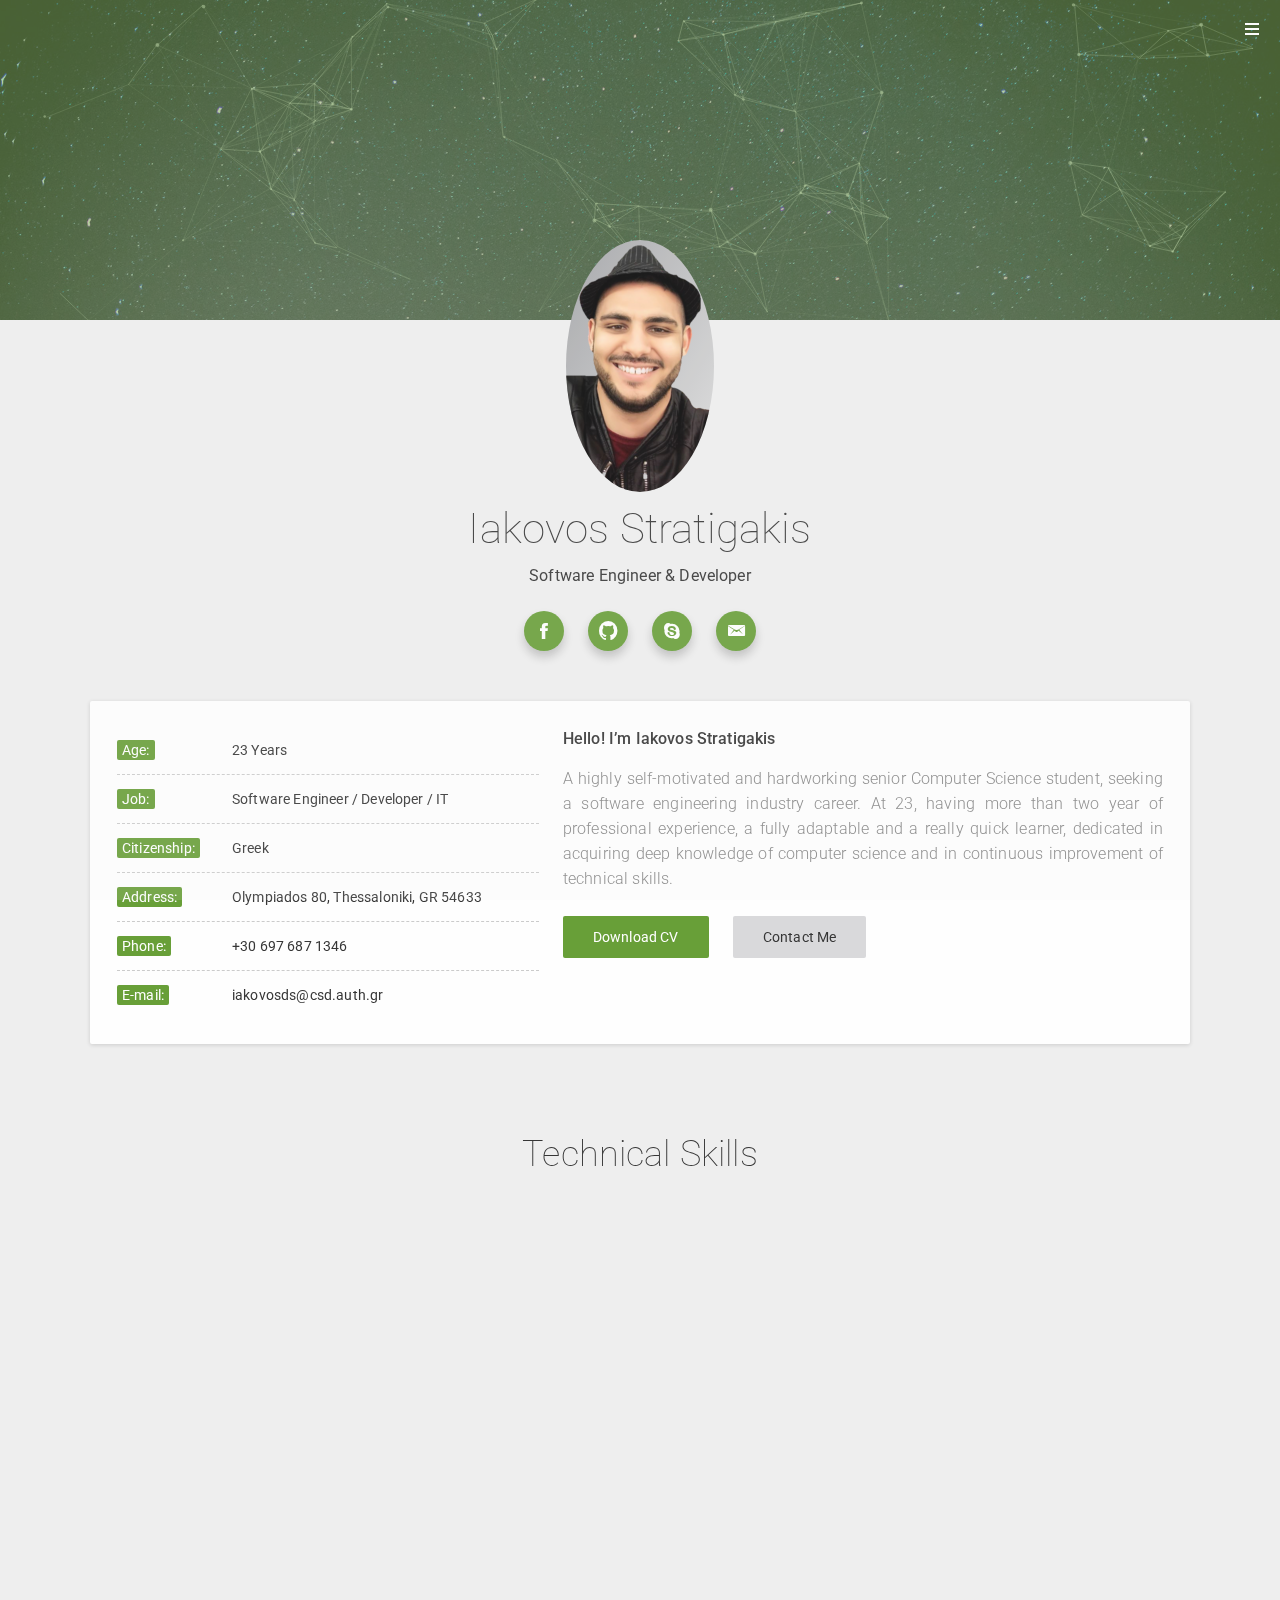
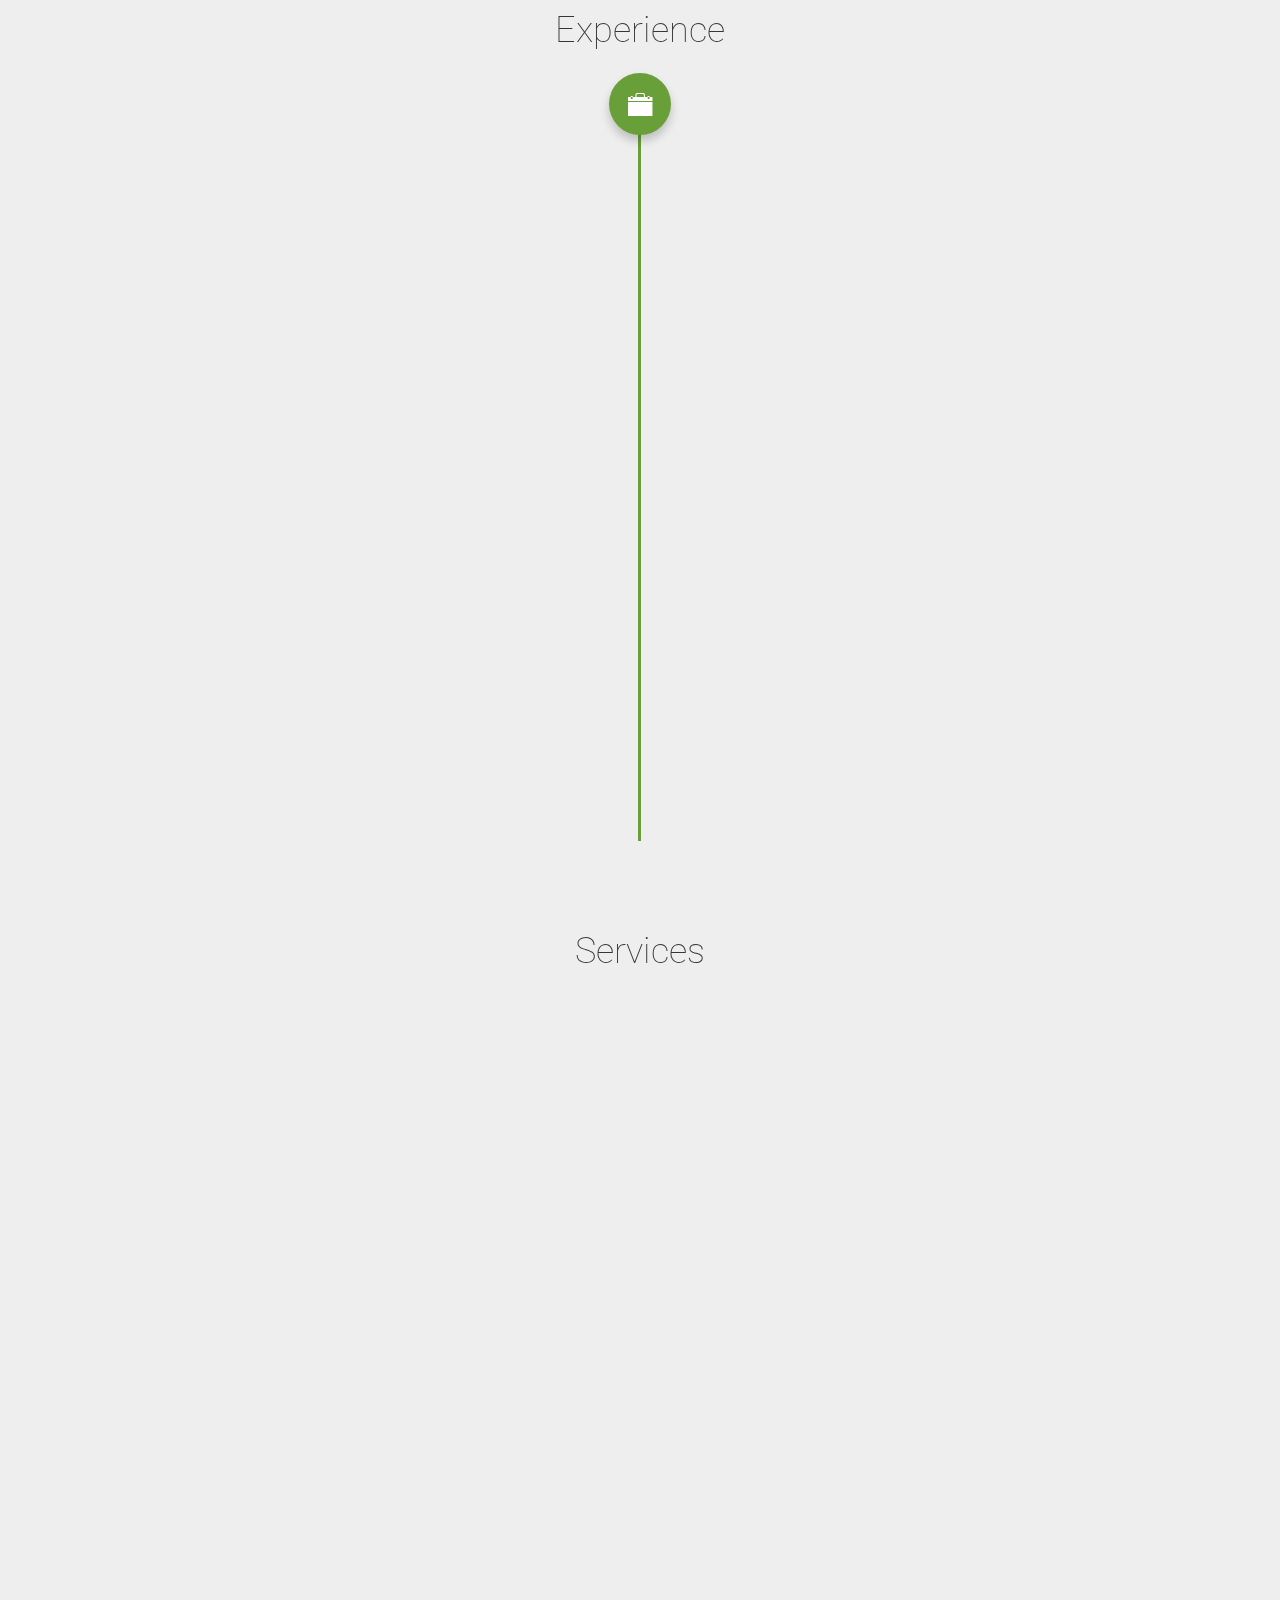
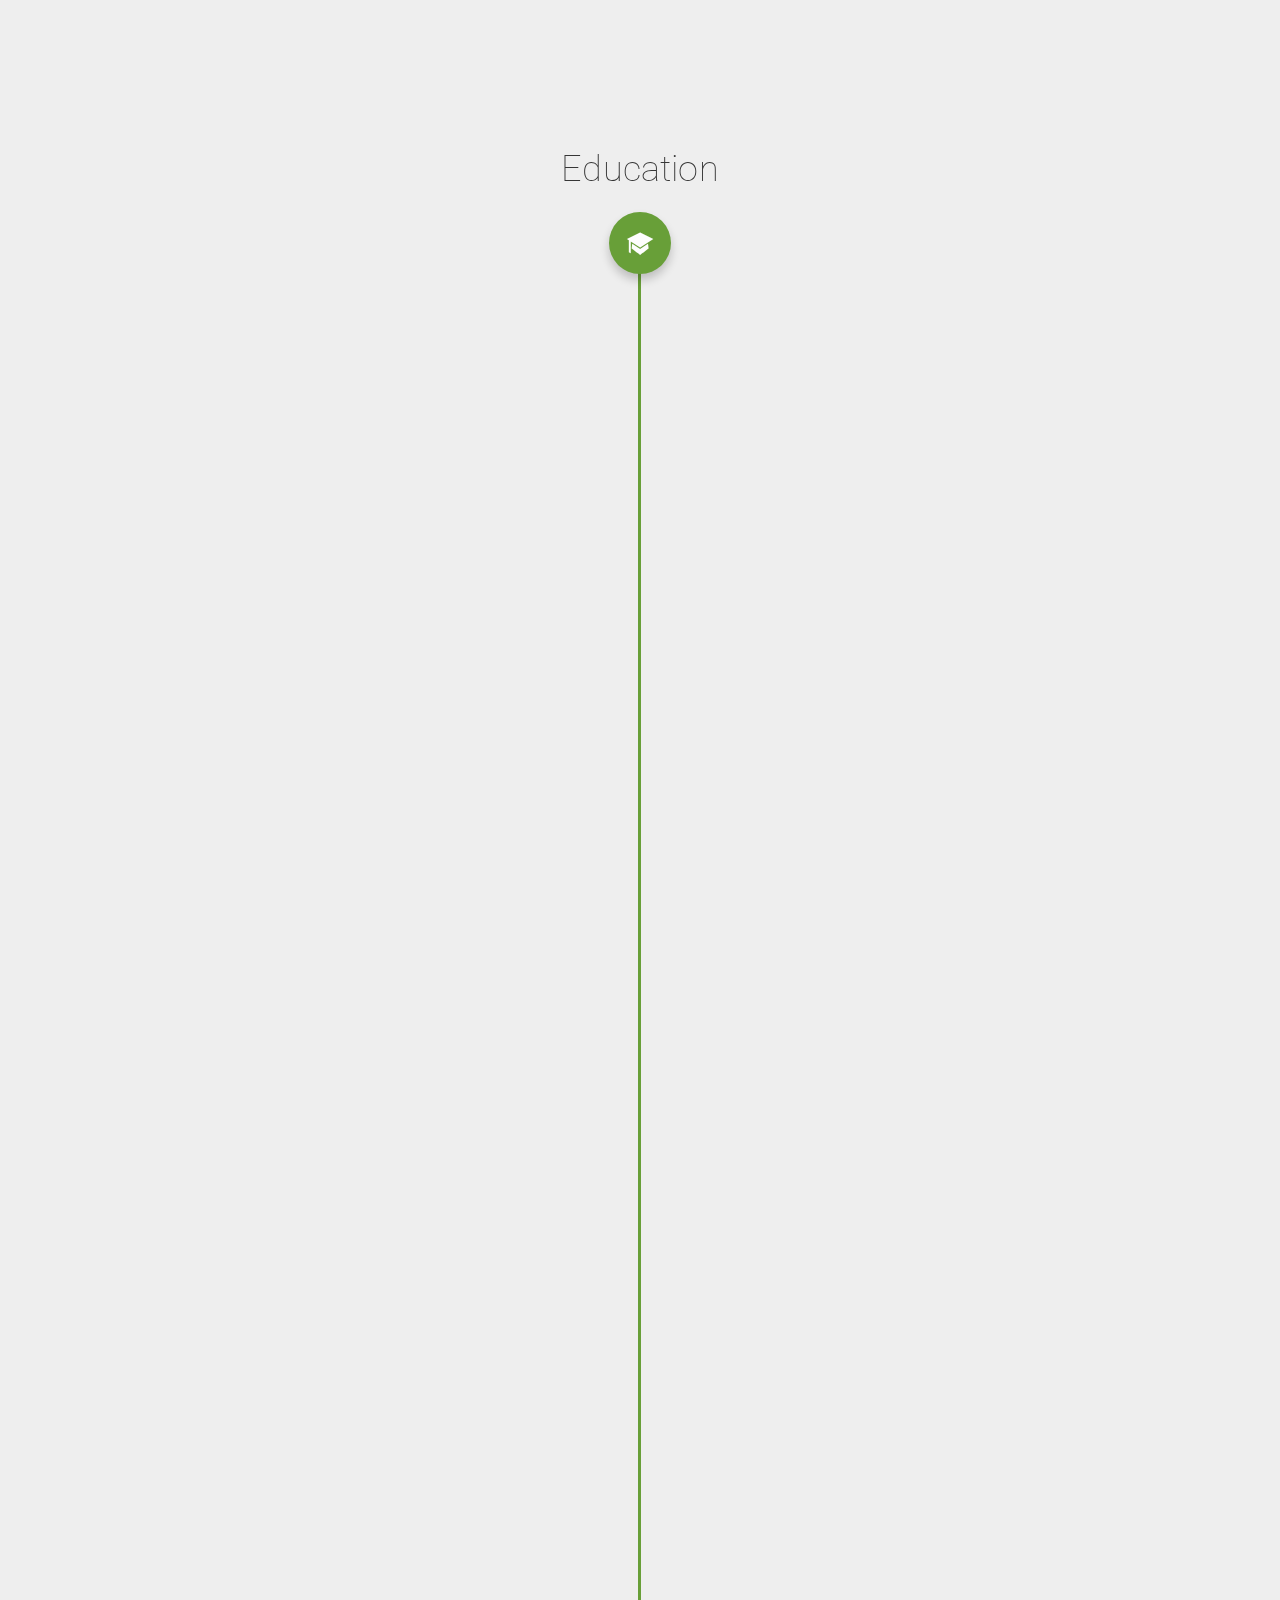
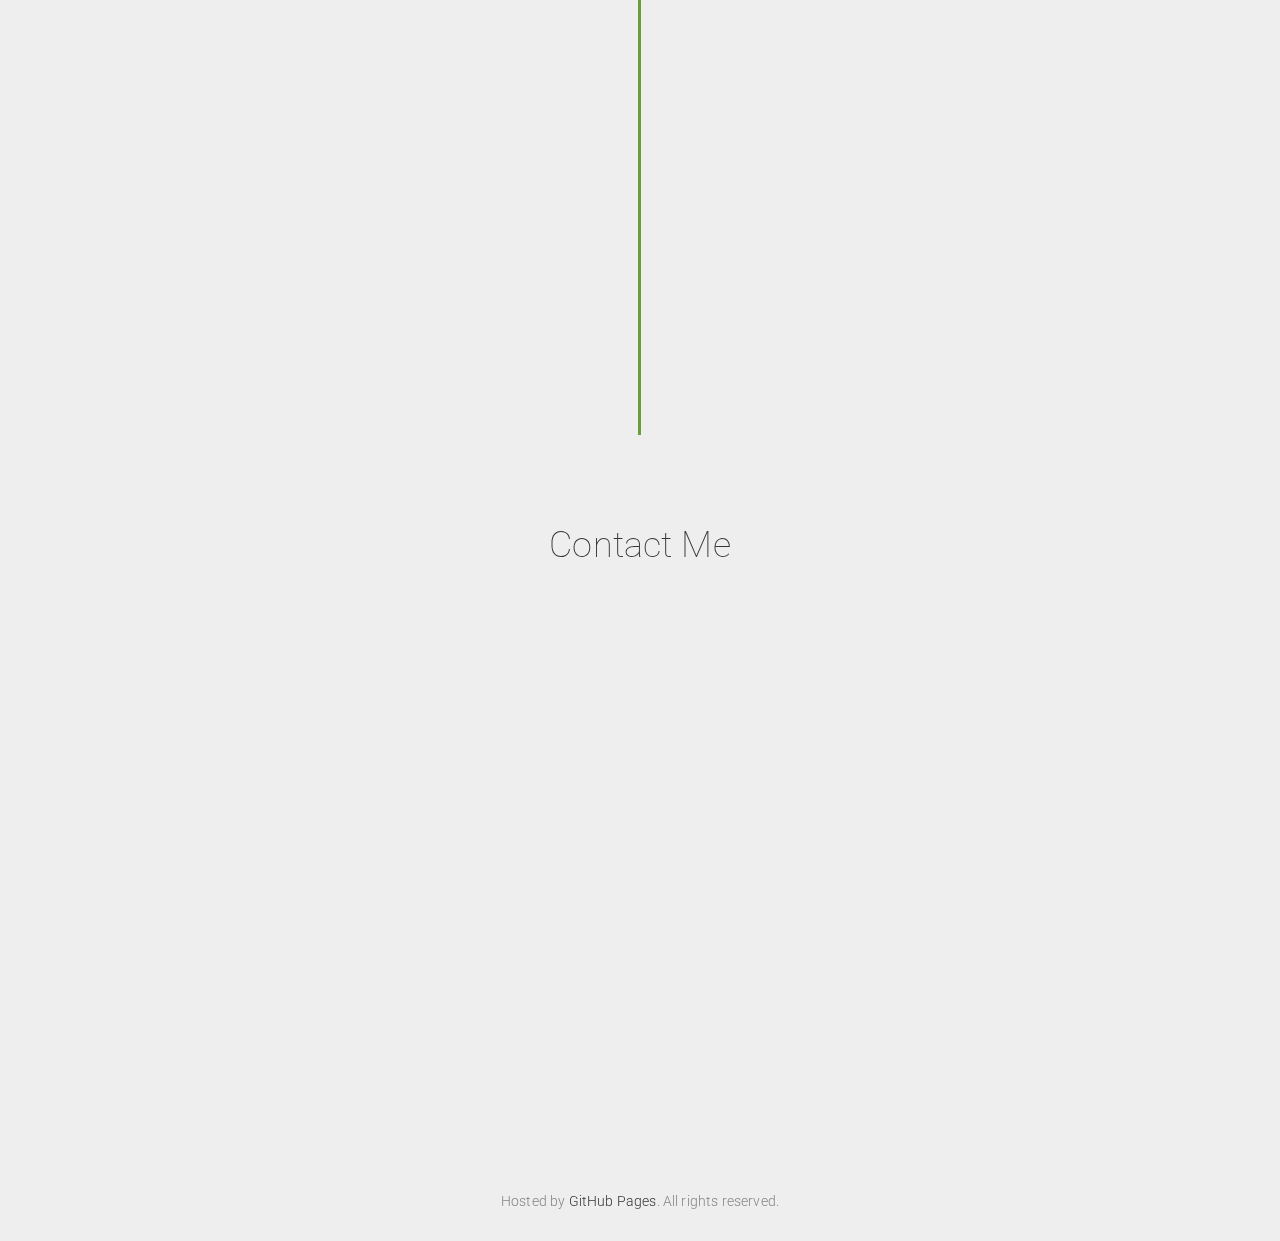
<file: index.html>
<!DOCTYPE html>
<html lang="en">

<head>
	<script type="text/javascript">
    if (screen.width <= 756) {
    	document.location = "mobile.html";
    }
    </script>
	<!-- Basic -->
	<meta http-equiv="Content-Type" content="text/html; charset=utf-8" />
	<title>Iakovos D. Stratigakis</title>
	<meta name="description" content="">
	<meta name="keywords" content="">

	<!-- Mobile Specific Metas -->
	<meta name="viewport" content="width=device-width, initial-scale=1, maximum-scale=1, user-scalable=no">

	<!-- Load Fonts -->
	<link href="https://fonts.googleapis.com/css?family=Roboto:100,100i,300,300i,400,400i,500,500i,700,700i,900,900i&amp;subset=cyrillic" rel="stylesheet">

	<!-- CSS -->
	<link rel="stylesheet" href="css/basic.css" />
	<link rel="stylesheet" href="css/layout.css" />
	<link rel="stylesheet" href="css/ionicons.css" />
	<link rel="stylesheet" href="css/owl.carousel.css" />
	<link rel="stylesheet" href="css/magnific-popup.css" />
	<link rel="stylesheet" href="css/animate.css" />

	<!-- Favicon -->
	<link rel="shortcut icon" href="images/favicons/favicon.ico">

</head>

<body>
	<!-- Page -->
	<div class="page" id="home-section">

		<!-- Preloader -->
		<div class="preloader">
			<div class="centrize full-width">
				<div class="vertical-center">
					<div class="spinner">
						<div class="double-bounce1"></div>
						<div class="double-bounce2"></div>
					</div>
				</div>
			</div>
		</div>

		<!-- Started Background -->
		<div class="started-bg">
			<div id="particles-bg" class="slide" style="background-image: url(images/particles-bg.jpg);"></div>
		</div>

		<!-- Header -->
		<header>
			<div class="top-menu">
				<ul>
					<li class="active">
						<a class="btn_animated" href="#home-section"><span class="circle">Home</span></a>
					</li>
					<li>
						<a class="btn_animated" href="#about-section"><span class="circle">About</span></a>
					</li>
					<li>
						<a class="btn_animated" href="#skills-section"><span class="circle">Skills</span></a>
					</li>
					<li>
						<a class="btn_animated" href="#experience-section"><span class="circle">Experience</span></a>
					</li>
					<li>
						<a class="btn_animated" href="#service-section"><span class="circle">Services</span></a>
					</li>
					<li>
						<a class="btn_animated" href="#education-section"><span class="circle">Education</span></a>
					</li>
					<li>
						<a class="btn_animated" href="#contact-section"><span class="circle">Contact Me</span></a>
					</li>
				</ul>
				<a href="#" class="menu-btn"><span></span></a>
			</div>
		</header>

		<!-- Container -->
		<div class="container">

			<!-- Started -->
			<div class="section started">
				<div class="st-box">
					<div class="st-image"><img src="images/man.png" alt="" /></div>
					<div class="st-title">Iakovos Stratigakis</div>
					<div class="st-subtitle">Software Engineer & Developer</div>
					<div class="st-soc">
						<a target="blank" href="https://m.me/iakovos.stratigakis" class="btn_animated">
							<span class="circle"><i class="icon ion ion-social-facebook"></i></span>
						</a>
						<a target="blank" href="https://github.com/iakovosds" class="btn_animated">
							<span class="circle"><i class="icon ion ion-social-github"></i></span>
						</a>
						<a href="skype:iakwvos.stratigakis" class="btn_animated">
							<span class="circle"><i class="icon ion ion-social-skype"></i></span>
						</a>
						<a target="blank" href="mailto:iakovosds@csd.auth.gr" class="btn_animated">
							<span class="circle"><i class="icon ion ion-email"></i></span>
						</a>
					</div>
				</div>
			</div>

			<!-- Wrapper -->
			<div class="wrapper">

				<!-- Section About -->
				<div class="section about" id="about-section">
					<div class="content-box">
						<div class="row">
							<div class="col col-m-12 col-t-5 col-d-5">
								<div class="info-list">
									<ul>
										<li><strong><span>Age:</span></strong> 23 Years</li>
										<li><strong><span>Job:</span></strong> Software Engineer / Developer / IT </li>
										<li><strong><span>Citizenship:</span></strong> Greek</li>
										<li><strong><span>Address:</span></strong> Olympiados 80, Thessaloniki, GR 54633</li>
										<li><strong><span>Phone:</span></strong> <a href="tel:+306976871346">+30 697 687 1346</a></li>
										<li><strong><span>E-mail:</span></strong> <a href="mailto:iakovosds@csd.auth.gr">iakovosds@csd.auth.gr</a></li>
									</ul>
								</div>
							</div>
							<div class="col col-m-12 col-t-7 col-d-7">
								<div class="text-box">
									<p><strong>Hello! I’m Iakovos Stratigakis</strong></p>
									<p align="justify">
										A highly self-motivated and hardworking senior Computer Science student, seeking a
										software engineering industry career. At 23, having more than two year of professional
										experience, a fully adaptable and a really quick learner, dedicated in acquiring deep
										knowledge of computer science and in continuous improvement of technical skills.
									</p>
								</div>
								<div class="bts">
									<a href="#" class="btn btn_animated"><span class="circle">Download CV</span></a>
									<a href="#contact-section" class="btn extra contact-btn btn_animated"><span class="circle">Contact Me</span></a>
								</div>
							</div>
						</div>
					</div>
				</div>

				<!-- Section Skills -->
				<div class="section skills" id="skills-section">
					<div class="title">Technical Skills</div>
					<div class="row">
						<div class="col col-m-12 col-t-6 col-d-6">
							<div class="content-box animated">
								<div class="i_title">
									<div class="icon"><i class="icon ion ion-android-list"></i></div>
									<div class="name">Programming Languages</div>
								</div>
								<div class="skills">
									<ul>
										<li>
											<div class="name">Python</div>
											<div class="progress">
												<div class="percentage" style="width:94%;">
													<span class="percent"><i class="icon ion ion-ios-checkmark-empty"></i></span>
												</div>
											</div>
											<i>94%</i>
										</li>
										<li>
											<div class="name">JavaScript</div>
											<div class="progress">
												<div class="percentage" style="width:93%;">
													<span class="percent"><i class="icon ion ion-ios-checkmark-empty"></i></span>
												</div>
											</div>
											<i>93%</i>
										</li>
										<li>
											<div class="name">Android</div>
											<div class="progress">
												<div class="percentage" style="width:91%;">
													<span class="percent"><i class="icon ion ion-ios-checkmark-empty"></i></span>
												</div>
											</div>
											<i>91%</i>
										</li>
										<li>
											<div class="name">Java</div>
											<div class="progress">
												<div class="percentage" style="width:90%;">
													<span class="percent"><i class="icon ion ion-ios-checkmark-empty"></i></span>
												</div>
											</div>
											<i>90%</i>
										</li>
										<li>
											<div class="name">SQL</div>
											<div class="progress">
												<div class="percentage" style="width:93%;">
													<span class="percent"><i class="icon ion ion-ios-checkmark-empty"></i></span>
												</div>
											</div>
											<i>93%</i>
										</li>
										<li>
											<div class="name">PHP</div>
											<div class="progress">
												<div class="percentage" style="width:87%;">
													<span class="percent"><i class="icon ion ion-ios-checkmark-empty"></i></span>
												</div>
											</div>
											<i>87%</i>
										</li>
									</ul>
								</div>
							</div>
						</div>
						<div class="col col-m-12 col-t-6 col-d-6">
							<div class="content-box animated"  style="margin-top:95px;">
								<div class="text-box">
									<h2>
										About Prog. Languages
									</h2>
									<p>
										The following Languages are not listed but I am quite familiar with them.
									</p>
									<ul style="list-style-type:square;display: flex;margin-left:20px;">
										<li style="flex:1;">
											C/C++ (87%)
										</li>
										<li style="flex:1;">
											Kotlin (68%)
										</li>
										<li style="flex:1;">
											Perl (65%)
										</li>
									</ul>
									<ul style="list-style-type:square;display: flex;margin-left:20px;">
										<li style="flex:1;">
											Scala (80%)
										</li>
										<li style="flex:1;">
											HTML/CSS (94%)
										</li>
										<li style="flex:1;">
											Assembly (67%)
										</li>
									</ul>
									<p align="justify">
										Using the above programming languages I have become confident with many types/models of
										programming like Object Oriented Programming, Agent Oriented Programming, Parallel
										Programming, Thread Programming, Procedural Programming, Cloud Programming, Web
										Development, Mobile App Development and Model-View-Controler (MVC) architectural patterns.
									</p>
								</div>
							</div>
						</div>
					</div>
					<div class="row">
						<div class="col col-m-12 col-t-6 col-d-6">
							<div class="content-box animated" style="margin-top:75px;">
								<div class="text-box">
									<h2>
										About IDEs - Editors
									</h2>
									<p align="justify">
										I am a HUGE fan of the: IDEs made by JetBrains(pycharm, intellij, android studio) and VS Code editor.
										IDEs - Editors that am familiar with and they are not listed are :
										<ul style="list-style-type:square; display:flex; margin-left:20px;">
											<li style="flex:1; margin: 0 10px;">
												Visual Studio (88%)
											</li>
											<li style="flex:1; margin: 0 10px;">
												Sublime Editor (95%)
											</li>
										</ul>
										<ul style="list-style-type:square; display:flex; margin-left:20px;">
											<li style="flex:1; margin: 0 10px;">
												Atom (95%)
											</li>
											<li style="flex:1; margin: 0 10px;">
												Node-RED (90%)
											</li>
										</ul>
									</p>

									<p align="justify">
										Also, worth mentioning the good knowledge of Git for version control, Gradle and Maven for package managing
										and the Docker platform for the continuous app integration and delivery, as they are not
										listed on the above table. Regarding Operating Systems, Linux suits me, as I have spent a
										lot of time in learning about its internals (reading the kernel), trying distributions and
										configuring it.
									</p>
								</div>
							</div>

						</div>
						<div class="col col-m-12 col-t-6 col-d-6">
							<div class="content-box animated">
								<div class="i_title">
									<div class="icon"><i class="icon ion ion-gear-b"></i></div>
									<div class="name">Integrated Developer Environments - Editors</div>
								</div>
								<div class="skills">
									<ul>
										<li>
											<div class="name">IntelliJ(IDEA,CLion,PyCharm)</div>
											<div class="progress">
												<div class="percentage" style="width:91%;">
													<span class="percent"><i class="icon ion ion-ios-checkmark-empty"></i></span>
												</div>
											</div>
											<i>91%</i>
										</li>
										<li>
											<div class="name">NetBeans</div>
											<div class="progress">
												<div class="percentage" style="width:98%;">
													<span class="percent"><i class="icon ion ion-ios-checkmark-empty"></i></span>
												</div>
											</div>
											<i>95%</i>
										</li>
										<li>
											<div class="name">Android Studio</div>
											<div class="progress">
												<div class="percentage" style="width:90%;">
													<span class="percent"><i class="icon ion ion-ios-checkmark-empty"></i></span>
												</div>
											</div>
											<i>93%</i>
										</li>
										<li>
											<div class="name">VS Code</div>
											<div class="progress">
												<div class="percentage" style="width:95%;">
													<span class="percent"><i class="icon ion ion-ios-checkmark-empty"></i></span>
												</div>
											</div>
											<i>98%</i>
										</li>
										<li>
											<div class="name">Eclipse</div>
											<div class="progress">
												<div class="percentage" style="width:89%;">
													<span class="percent"><i class="icon ion ion-ios-checkmark-empty"></i></span>
												</div>
											</div>
											<i>89%</i>
										</li>
										
									</ul>
								</div>
							</div>
						</div>
					</div>

					<div class="row" style="margin-top:50px;">
						<div class="col col-m-12 col-t-6 col-d-4">
							<div class="content-box animated">
								<div class="i_title">
									<div class="icon"><i class="icon ion ion-cloud"></i></div>
									<div class="name">Platforms</div>
								</div>
								<div class="skills">
									<ul>
										<li>
											<div class="name">NodeJS</div>
											<div class="progress">
												<div class="percentage" style="width:91%;">
													<span class="percent"><i class="icon ion ion-ios-checkmark-empty"></i></span>
												</div>
											</div>
											<i>91%</i>
										</li>
										<li>
											<div class="name">CUDA</div>
											<div class="progress">
												<div class="percentage" style="width:89%;">
													<span class="percent"><i class="icon ion ion-ios-checkmark-empty"></i></span>
												</div>
											</div>
											<i>89%</i>
										</li>
										<li>
											<div class="name">IBM Watson</div>
											<div class="progress">
												<div class="percentage" style="width:89%;">
													<span class="percent"><i class="icon ion ion-ios-checkmark-empty"></i></span>
												</div>
											</div>
											<i>89%</i>
										</li>
										<li>
											<div class="name">AWS</div>
											<div class="progress">
												<div class="percentage" style="width:88%;">
													<span class="percent"><i class="icon ion ion-ios-checkmark-empty"></i></span>
												</div>
											</div>
											<i>88%</i>
										</li>
										<li>
											<div class="name">Microst Azure</div>
											<div class="progress">
												<div class="percentage" style="width:86%;">
													<span class="percent"><i class="icon ion ion-ios-checkmark-empty"></i></span>
												</div>
											</div>
											<i>86%</i>
										</li>
										<li>
											<div class="name">Hadoop (Map-Reduce)</div>
											<div class="progress">
												<div class="percentage" style="width:92%;">
													<span class="percent"><i class="icon ion ion-ios-checkmark-empty"></i></span>
												</div>
											</div>
											<i>92%</i>
										</li>
										<li>
											<div class="name">Apache Spark</div>
											<div class="progress">
												<div class="percentage" style="width:90%;">
													<span class="percent"><i class="icon ion ion-ios-checkmark-empty"></i></span>
												</div>
											</div>
											<i>90%</i>
										</li>
									</ul>
								</div>
							</div>
						</div>
						<div class="col col-m-12 col-t-6 col-d-4">
							<div class="content-box animated">
								<div class="i_title">
									<div class="icon"><i class="icon ion ion-ios-filing"></i></div>
									<div class="name">Databases</div>
								</div>
								<div class="skills">
									<ul>
										<li>
											<div class="name">MySQL</div>
											<div class="progress">
												<div class="percentage" style="width:92%;">
													<span class="percent"><i class="icon ion ion-ios-checkmark-empty"></i></span>
												</div>
											</div>
											<i>92%</i>
										</li>
										<li>
											<div class="name">SQLite</div>
											<div class="progress">
												<div class="percentage" style="width:94%;">
													<span class="percent"><i class="icon ion ion-ios-checkmark-empty"></i></span>
												</div>
											</div>
											<i>94%</i>
										</li>
										<li>
											<div class="name">PostgreSQL</div>
											<div class="progress">
												<div class="percentage" style="width:91%;">
													<span class="percent"><i class="icon ion ion-ios-checkmark-empty"></i></span>
												</div>
											</div>
											<i>91%</i>
										</li>
										<li>
											<div class="name">Microsoft SQL Server</div>
											<div class="progress">
												<div class="percentage" style="width:87%;">
													<span class="percent"><i class="icon ion ion-ios-checkmark-empty"></i></span>
												</div>
											</div>
											<i>88%</i>
										</li>
										<li>
											<div class="name">Oracle 12c</div>
											<div class="progress">
												<div class="percentage" style="width:86%;">
													<span class="percent"><i class="icon ion ion-ios-checkmark-empty"></i></span>
												</div>
											</div>
											<i>86%</i>
										</li>
										<li>
											<div class="name">MongoDB (NoSQL)</div>
											<div class="progress">
												<div class="percentage" style="width:96%;">
													<span class="percent"><i class="icon ion ion-ios-checkmark-empty"></i></span>
												</div>
											</div>
											<i>96%</i>
										</li>
									</ul>
								</div>
							</div>
						</div>
						<div class="col col-m-12 col-t-6 col-d-4">
							<div class="content-box animated">
								<div class="i_title">
									<div class="icon"><i class="icon ion ion-arrow-graph-up-right"></i></div>
									<div class="name">Frameworks</div>
								</div>
								<div class="skills">
									<ul>
										<li>
											<div class="name">ElectronJS (JavaScipt)</div>
											<div class="progress">
												<div class="percentage" style="width:86%;">
													<span class="percent"><i class="icon ion ion-ios-checkmark-empty"></i></span>
												</div>
											</div>
											<i>86%</i>
										</li>
										<li>
											<div class="name">ReactJS (JavaScipt)</div>
											<div class="progress">
												<div class="percentage" style="width:82%;">
													<span class="percent"><i class="icon ion ion-ios-checkmark-empty"></i></span>
												</div>
											</div>
											<i>82%</i>
										</li>
										<li>
											<div class="name">ExtJS (JavaScipt)</div>
											<div class="progress">
												<div class="percentage" style="width:90%;">
													<span class="percent"><i class="icon ion ion-ios-checkmark-empty"></i></span>
												</div>
											</div>
											<i>90%</i>
										</li>
										<li>
											<div class="name">Flask (Python)</div>
											<div class="progress">
												<div class="percentage" style="width:92%;">
													<span class="percent"><i class="icon ion ion-ios-checkmark-empty"></i></span>
												</div>
											</div>
											<i>92%</i>
										</li>
										<li>
											<div class="name">Laravel (PHP)</div>
											<div class="progress">
												<div class="percentage" style="width:88%;">
													<span class="percent"><i class="icon ion ion-ios-checkmark-empty"></i></span>
												</div>
											</div>
											<i>88%</i>
										</li>
										<li>
											<div class="name">TensorFlow</div>
											<div class="progress">
												<div class="percentage" style="width:82%;">
													<span class="percent"><i class="icon ion ion-ios-checkmark-empty"></i></span>
												</div>
											</div>
											<i>82%</i>
										</li>
										<li>
											<div class="name">AngularJS (JavaScipt)</div>
											<div class="progress">
												<div class="percentage" style="width:81%;">
													<span class="percent"><i class="icon ion ion-ios-checkmark-empty"></i></span>
												</div>
											</div>
											<i>81%</i>
										</li>
									</ul>
								</div>
							</div>
						</div>
					</div>
				</div>

				<!-- Experience -->
				<div class="section experience" id="experience-section">
					<div class="title">
						Experience
						<span class="circle"><i class="icon ion ion-ios-briefcase"></i></span>
					</div>
					<div class="cd-timeline">
							<div class="cd-timeline-block animated">
									<div class="cd-timeline-point">
										<i class="icon ion ion-ios-checkmark-empty"></i>
									</div>
									<div class="cd-timeline-content">
										<div class="content-box">
											<div class="date" style="right:-205px;">05/01/2019 - Present</div>
											<div class="name">Research Project with Entersoft</div>
											<div class="category">Developer/System architect</div>
											<p align="justify">
												Currently working on a reasearch project regarding an "enhanced", autonomous and rather complicated WMS system, using ROS, augmented reality, drones and much more. It is also my final project at CSD AUTh.
											</p>
										</div>
									</div>
								</div>
						<div class="cd-timeline-block animated">
							<div class="cd-timeline-point">
								<i class="icon ion ion-ios-checkmark-empty"></i>
							</div>
							<div class="cd-timeline-content">
								<div class="content-box">
									<div class="date" style="left:-205px;">08/10/2018 - Present</div>
									<div class="name">Erasmus Office - IT Center (Aristotle University)</div>
									<div class="category">Developer/IT Support</div>
									<p align="justify">
										Worked as Developer/IT Support in the Erasmus Office of Aristotle University of Thessaloniki. Also, worked as a collaborator with the Aristotles IT Center, in the Erasmus Without Papers interconnection project. Currently, I am external collaborator.
									</p>
								</div>
							</div>
						</div>
						<div class="cd-timeline-block animated">
							<div class="cd-timeline-point">
								<i class="icon ion ion-ios-checkmark-empty"></i>
							</div>
							<div class="cd-timeline-content">
								<div class="content-box">
									<div class="date" style="right:-226px;">30/09/2017 - 20/4/2018</div>
									<div class="name">ESA - SBoing - Aratos Systems</div>
									<div class="category">Developer</div>
									<p align="justify">
										Worked as one of the main developers in the project  WJETSS. More information <a href="https://business.esa.int/projects/wjetss">here</a>.
									</p>
								</div>
							</div>
						</div>

					</div>
				</div>

				<!-- Service -->
				<div class="section service" id="service-section">
					<div class="title">Services</div>
					<div class="row">
						<div class="col col-m-12 col-t-6 col-d-6">
							<div class="content-box animated">
								<div class="i_title">
									<div class="icon"><i class="icon ion ion-laptop"></i></div>
									<div class="name">IT Support</div>
								</div>
								<p align="justify">
									Providing full technical support (equipment, security, software architecture/development/engineering, information systems architecture/manager/security, network engineering etc).
								</p>
							</div>
						</div>
						<div class="col col-m-12 col-t-6 col-d-6">
							<div class="content-box animated">
								<div class="i_title">
									<div class="icon"><i class="icon ion ion-social-chrome"></i></div>
									<div class="name">Web Application</div>
								</div>
								<p align="justify">
									Providing full stack develpoment services by creating and maintaining, secure, responsive and user friendly web applications, using cutting edge technologies and frameworks.
								</p>
							</div>
						</div>
					</div>
					<div class="row">
						<div class="col col-m-12 col-t-6 col-d-6">
							<div class="content-box animated">
								<div class="i_title">
									<div class="icon"><i class="icon ion ion-social-android"></i></div>
									<div class="name">Android Application</div>
								</div>
								<p align="justify">
									Create and maintain cool and responsive Android applications. Having extensive skills in areas like: push notifications, in-app purchases, third party integrations, Android animations and design, payment integration, maps and geolocation, data caching and synchronization, social media integrations, chats/messaging, data encryption and more, I provide full application develpoment cycle services.
								</p>
							</div>
						</div>
						<div class="col col-m-12 col-t-6 col-d-6">
							<div class="content-box animated">
								<div class="i_title">
									<div class="icon"><i class="icon ion ion-filing"></i></div>
									<div class="name">Data Services</div>
								</div>
								<p>
									By implementing/applying advanced data algorithms and deep learning models, I provide data analysis and visualization services, using frameworks like Apache Spark and TensorFlow.
								</p>
							</div>
						</div>
					</div>
				</div>

				<!-- Section Education -->
				<div class="section education" id="education-section">
					<div class="title">
						Education
						<span class="circle"><i class="icon ion ion-university"></i></span>
					</div>
					<div class="cd-timeline">
						<div class="cd-timeline-block animated">
							<div class="cd-timeline-point">
								<i class="icon ion ion-ios-checkmark-empty"></i>
							</div>
							<div class="cd-timeline-content">
								<div class="content-box">
									<div class="date" style="right:-201.5px;">15/02/2015 - Present</div>
									<div class="name">Computer Science</div>
									<div class="category">Aristotle University, Thessaloniki, Greece</div>
									<p align:"justify">
										Senior studen at the Computer Science Department of Aristotle University of Thessaloniki,
										following the "Information Systems" as direction of stydies and have current GPA 7.8.
									</p>
								</div>
							</div>
						</div>
						<div class="cd-timeline-block animated">
							<div class="cd-timeline-point">
								<i class="icon ion ion-ios-checkmark-empty"></i>
							</div>
							<div class="cd-timeline-content">
								<div class="content-box">
									<div class="date" style="left:-226px;">30/10/2016 - 31/10/2016</div>
									<div class="name">Challenges and Opportunities of Circuits and Systems on IoT</div>
									<div class="category">IEEE Seminar</div>
									<p align="justify">
										A seminar given by <a href="http://www.ieee.gr/speakers/dr-yen-kuang-chen/">Dr. Yen-Kuang Chen</a>, Principal Engineer at Intel.
									</p>
								</div>
							</div>
						</div>
						<div class="cd-timeline-block animated">
							<div class="cd-timeline-point">
								<i class="icon ion ion-ios-checkmark-empty"></i>
							</div>
							<div class="cd-timeline-content">
								<div class="content-box">
									<div class="date" style="right:-226px;">15/12/2016 - 18/12/2016</div>
									<div class="name">Wireless Sensor</div>
									<div class="category">IEEE Seminar</div>
									<p align="justify">
										A seminar for Wireless Sensor Networks (WSN Protocols, design of wireless communication units, measurements in LabVIEW and more).
									</p>
								</div>
							</div>
						</div>
						<div class="cd-timeline-block animated">
							<div class="cd-timeline-point">
								<i class="icon ion ion-ios-checkmark-empty"></i>
							</div>
							<div class="cd-timeline-content">
								<div class="content-box">
									<div class="date" style="left:-226px;">20/11/2017 - 17/12/2017 </div>
									<div class="name">Cloud Application Developer</div>
									<div class="category">IBM Corporation</div>
									<p align="justify">
										A course about creating ,deploying, monitoring, enhancing and scaling cloud applications. Certification <a href="https://www.youracclaim.com/badges/2175b1d9-f330-4109-ba0d-ed25ac213121">here</a>.
									</p>
								</div>
							</div>
						</div>
						<div class="cd-timeline-block animated">
							<div class="cd-timeline-point">
								<i class="icon ion ion-ios-checkmark-empty"></i>
							</div>
							<div class="cd-timeline-content">
								<div class="content-box">
									<div class="date" style="right:-226px;">01/12/2017 - 17/12/2017 </div>
									<div class="name">IBM Bluemix Essentials</div>
									<div class="category">IBM Corporation</div>
									<p align="justify">
										A course about the fundamentals of cloud computing, IBM Cloud, services, and Cloud Foundry applications. Certification <a href="https://www.youracclaim.com/badges/b31a86cb-cdbb-4e0d-94bb-e6f7bf4b1cf7">here</a>.
									</p>
								</div>
							</div>
						</div>
						<div class="cd-timeline-block animated">
							<div class="cd-timeline-point">
								<i class="icon ion ion-ios-checkmark-empty"></i>
							</div>
							<div class="cd-timeline-content">
								<div class="content-box">
									<div class="date" style="left:-226px;">07/01/2017 - 27/01/2017</div>
									<div class="name">Cyber Security Course</div>
									<div class="category">Station X company, London, UK</div>
									<p align="justify">
										A course about defeating all online threats (advanced hackers, trackers, malware, zero days, exploit kits) by acquiring a practical skill-set, covering all major platforms (Windows 7-10, MacOS, Linux).
									</p>
								</div>
							</div>
						</div>
						<div class="cd-timeline-block animated">
							<div class="cd-timeline-point">
								<i class="icon ion ion-ios-checkmark-empty"></i>
							</div>
							<div class="cd-timeline-content">
								<div class="content-box">
									<div class="date" style="right:-226px;">30/01/2017 - 18/02/2017 </div>
									<div class="name">Network Security Course</div>
									<div class="category">Station X company, London, UK</div>
									<p align="justify">
										A course about discovering security vulnerabilities across an entire network, by using network hacking techniques and vulnerability scanning.
									</p>
								</div>
							</div>
						</div>
						<div class="cd-timeline-block animated">
							<div class="cd-timeline-point">
								<i class="icon ion ion-ios-checkmark-empty"></i>
							</div>
							<div class="cd-timeline-content">
								<div class="content-box">
									<div class="date" style="left:-226px;">04/02/2017 - 18/02/2017 </div>
									<div class="name">End Point Protection Course</div>
									<div class="category">Station X company, London, UK</div>
									<p align="justify">
										The aim of this course was the acquisition of practical skill-set in securing laptops, desktops and mobile devices from all types of threats, including, advanced hackers, trackers, exploit kits and more.
									</p>
								</div>
							</div>
						</div>
					</div>
				</div>

				<!-- Section Contacts -->
				<div class="section contacts" id="contact-section">
					<div class="title">Contact Me</div>
					<div class="row">
						<div class="col col-m-12 col-t-6 col-d-6">
							<div class="content-box animated">
								<div class="info-list">
									<ul>
										<li><strong><span>Address:</span></strong>Olympiados 80, Thessaloniki, GR 54633</li>
										<li><strong><span>Phone:</span></strong> <a href="tel:+306976871346">+30 697 687 1346</a></li>
										<li><strong><span>E-mail:</span></strong> <a href="mailto:iakovosds@csd.auth.gr">iakovosds@csd.auth.gr</a></li>
									</ul>
								</div>
								<div class="map" id="myMap"></div>
							</div>
						</div>
						<div class="col col-m-12 col-t-6 col-d-6">
							<div class="content-box animated">
								<h4>Write a message:</h4>
								<div class="contact-form">
									<p id="prepend_msg" align="justify"></p>
									<form name="gform" id="gform">
										<div class="group-val">
											<input type="text" name="entry.1937321077" id="entry.1937321077" placeholder="Your Name" />
										</div>
										<div class="group-val">
											<input type="email" name="entry.1780941844" id="entry.1780941844" placeholder="Your Email" />
										</div>
										<div class="group-val">
											<input type="text" name="entry.476731930" id="entry.476731930" placeholder="Subject" />
										</div>
										<div class="group-val ct-gr">
											<textarea name="entry.1704654541" id="entry.1704654541" placeholder="Message"></textarea>
										</div>
									</form>
									<button id="send_new_btn" class="btn btn_animated" style="display: none;"><span class="circle">Send New</span></button>
									<button id="submit_btn" class="btn btn_animated" onclick="$('#gform').submit(); return false;"><span class="circle">Send Message</span></button>
								</div>
							</div>
						</div>
					</div>
				</div>

			</div>

			<!-- Footer -->
			<footer>
				<div class="copy"> Hosted by <a href="https://pages.github.com/">GitHub Pages</a>. All rights reserved.</div>
			</footer>

		</div>

	</div>

	<!-- jQuery Scripts -->
	<script src="js/jquery.min.js"></script>
	<script src="js/owl.carousel.min.js"></script>
	<script src="js/jquery.validate.js"></script>
	<script src="js/magnific-popup.js"></script>
	<script src="js/masonry.pkgd.js"></script>
	<script src="js/imagesloaded.pkgd.js"></script>
	<script src="js/masonry-filter.js"></script>
	<script src="js/scrollreveal.js"></script>
	<script src="js/jquery.mb.YTPlayer.js"></script>
	<script src="js/particles.js"></script>
	<script src="js/particles-setting.js"></script>

	<script type='text/javascript' src='https://www.bing.com/api/maps/mapcontrol?key=AlbIhM6Q5Q8uvaxnqh5wqSPEYTrKEcq7i6AcLcER10GLW-f7LufUB2gEE9wvhoUR&callback=loadMapScenario' async defer></script>
	<!-- Main Scripts -->
	<script src="js/main.js"></script>

</body>

</html>
</file>
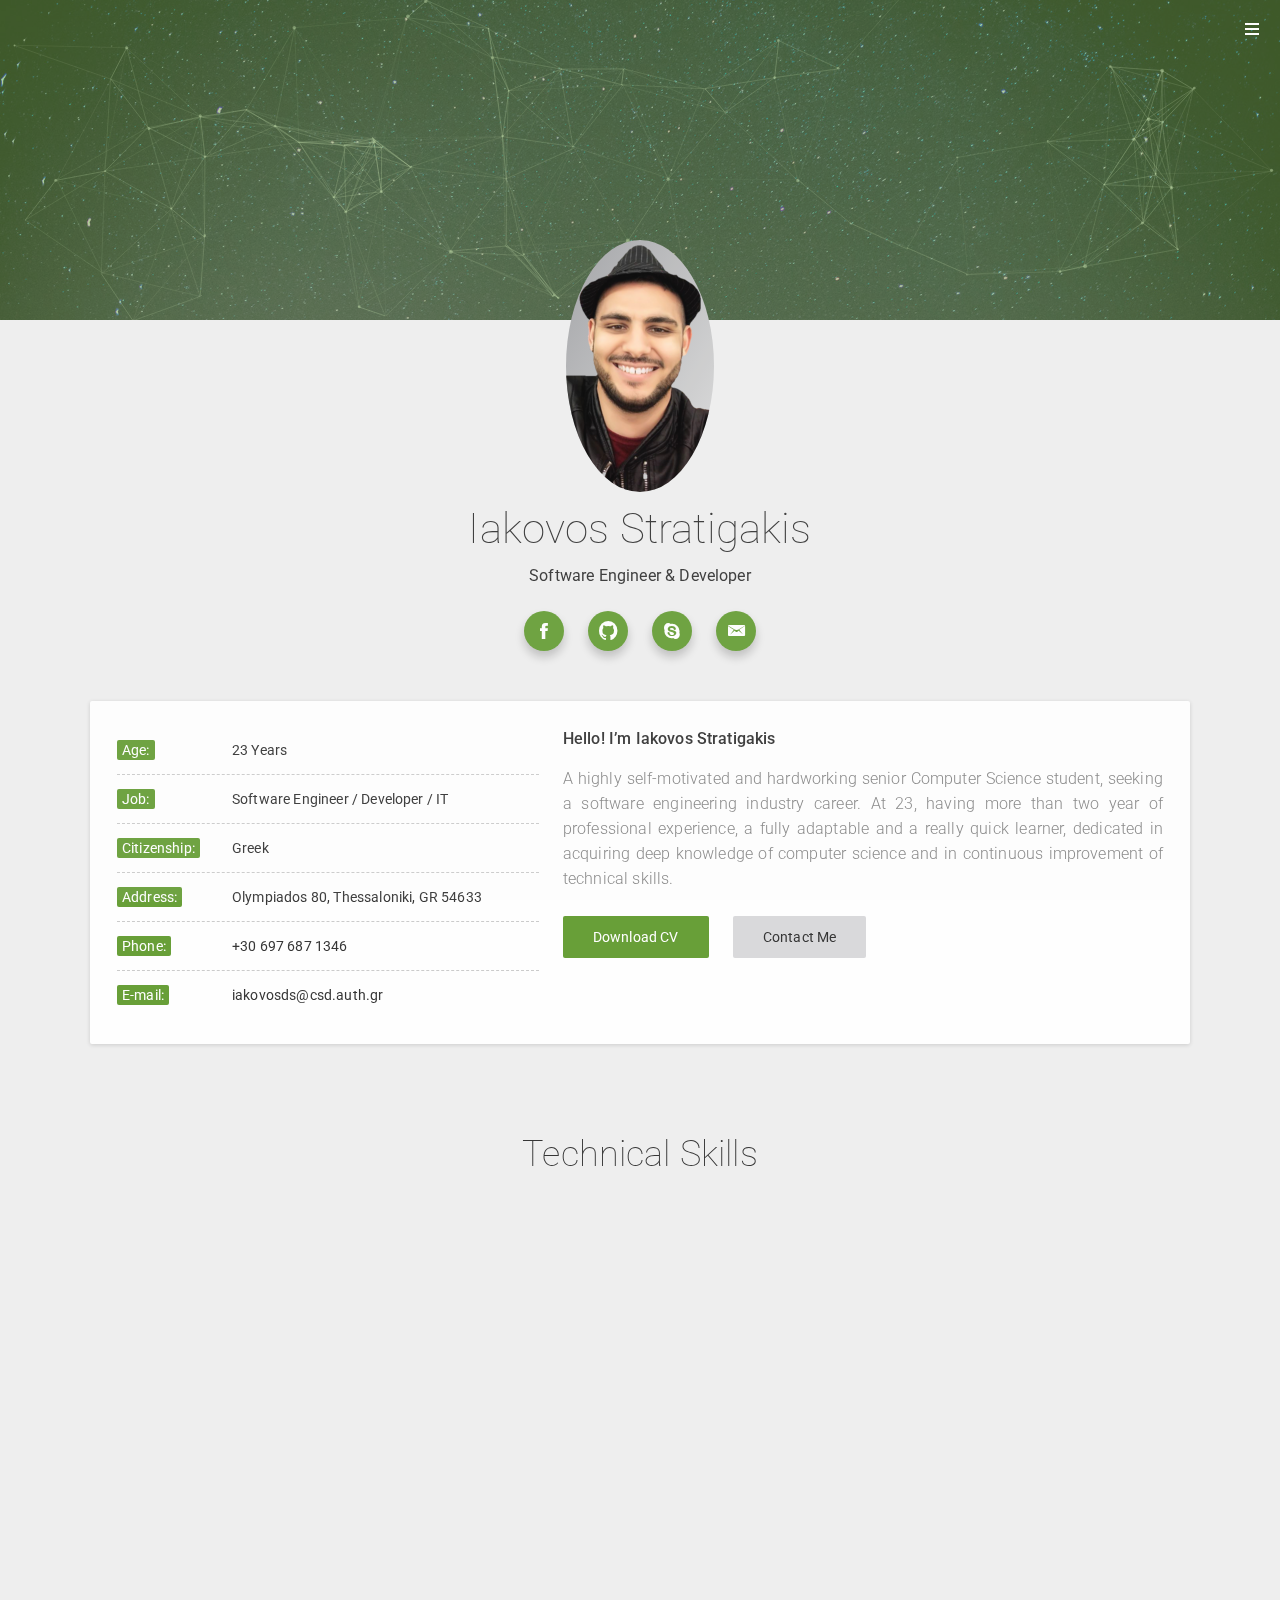
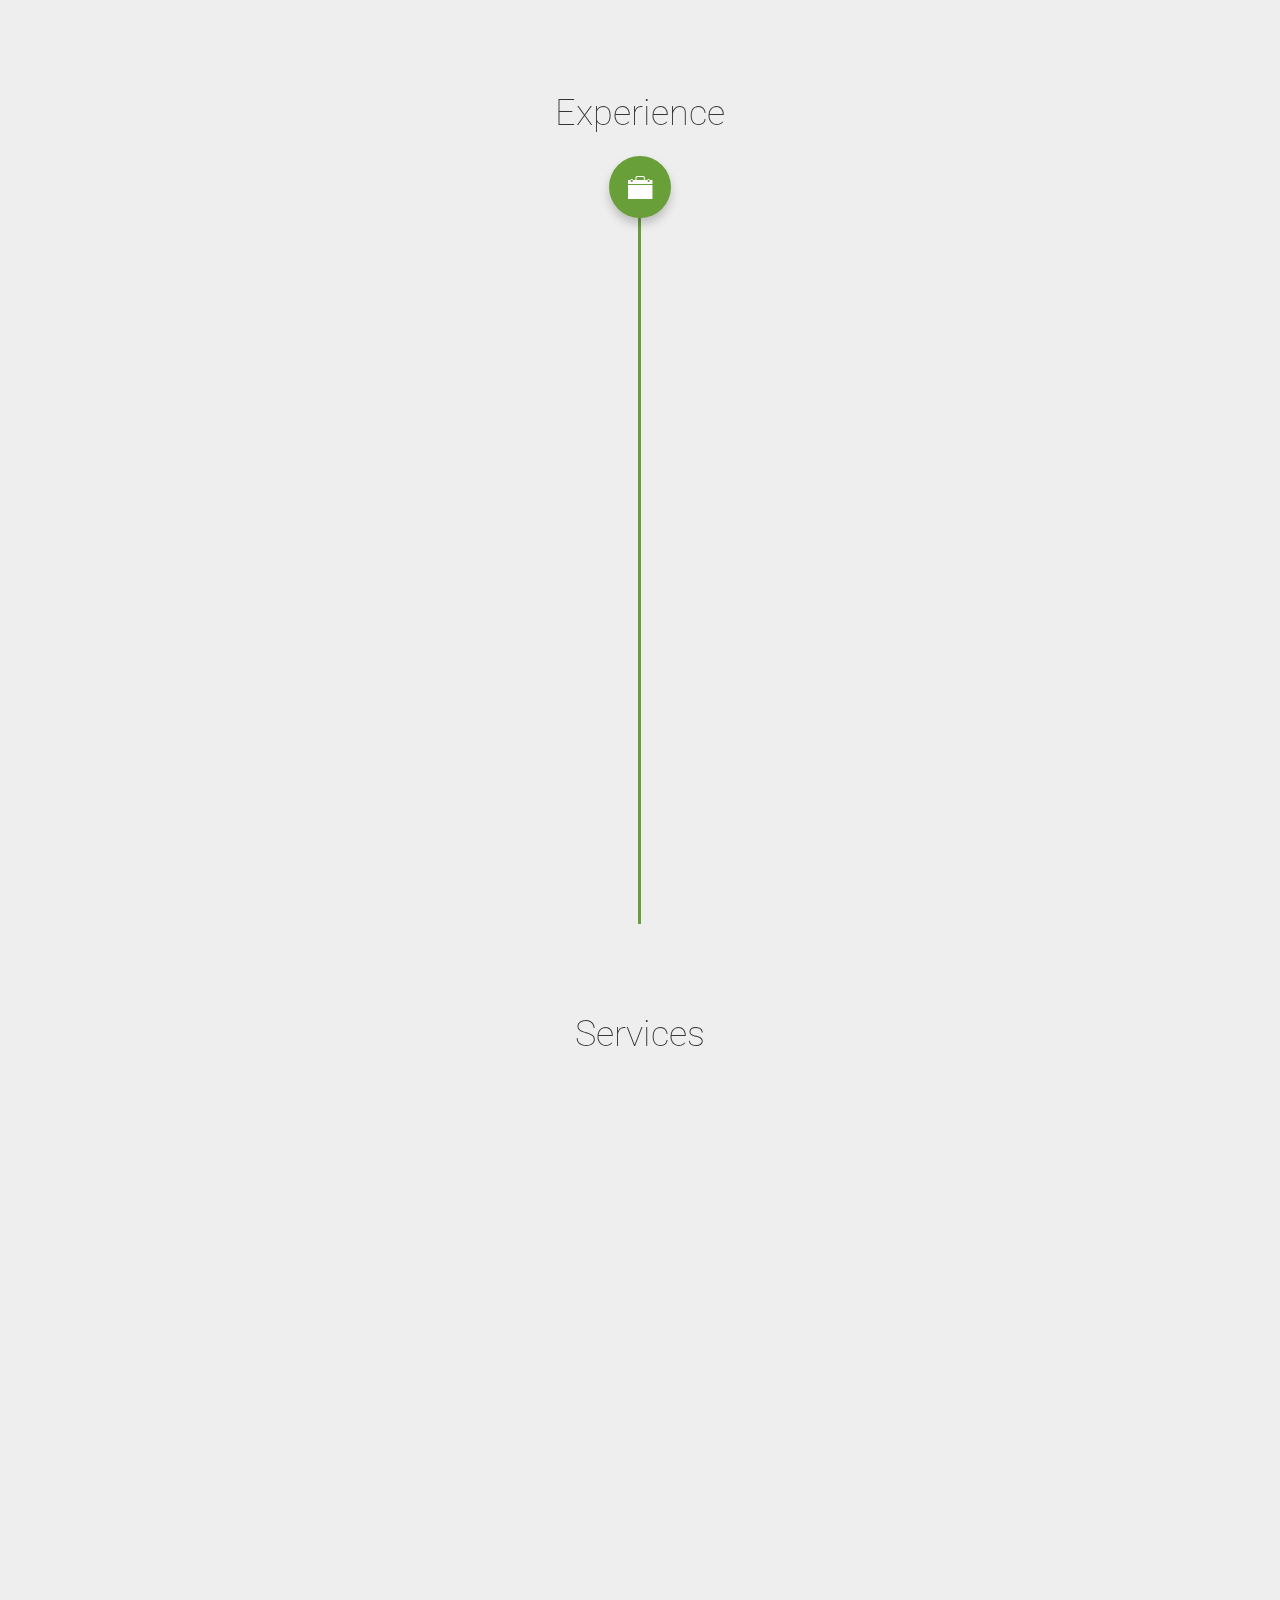
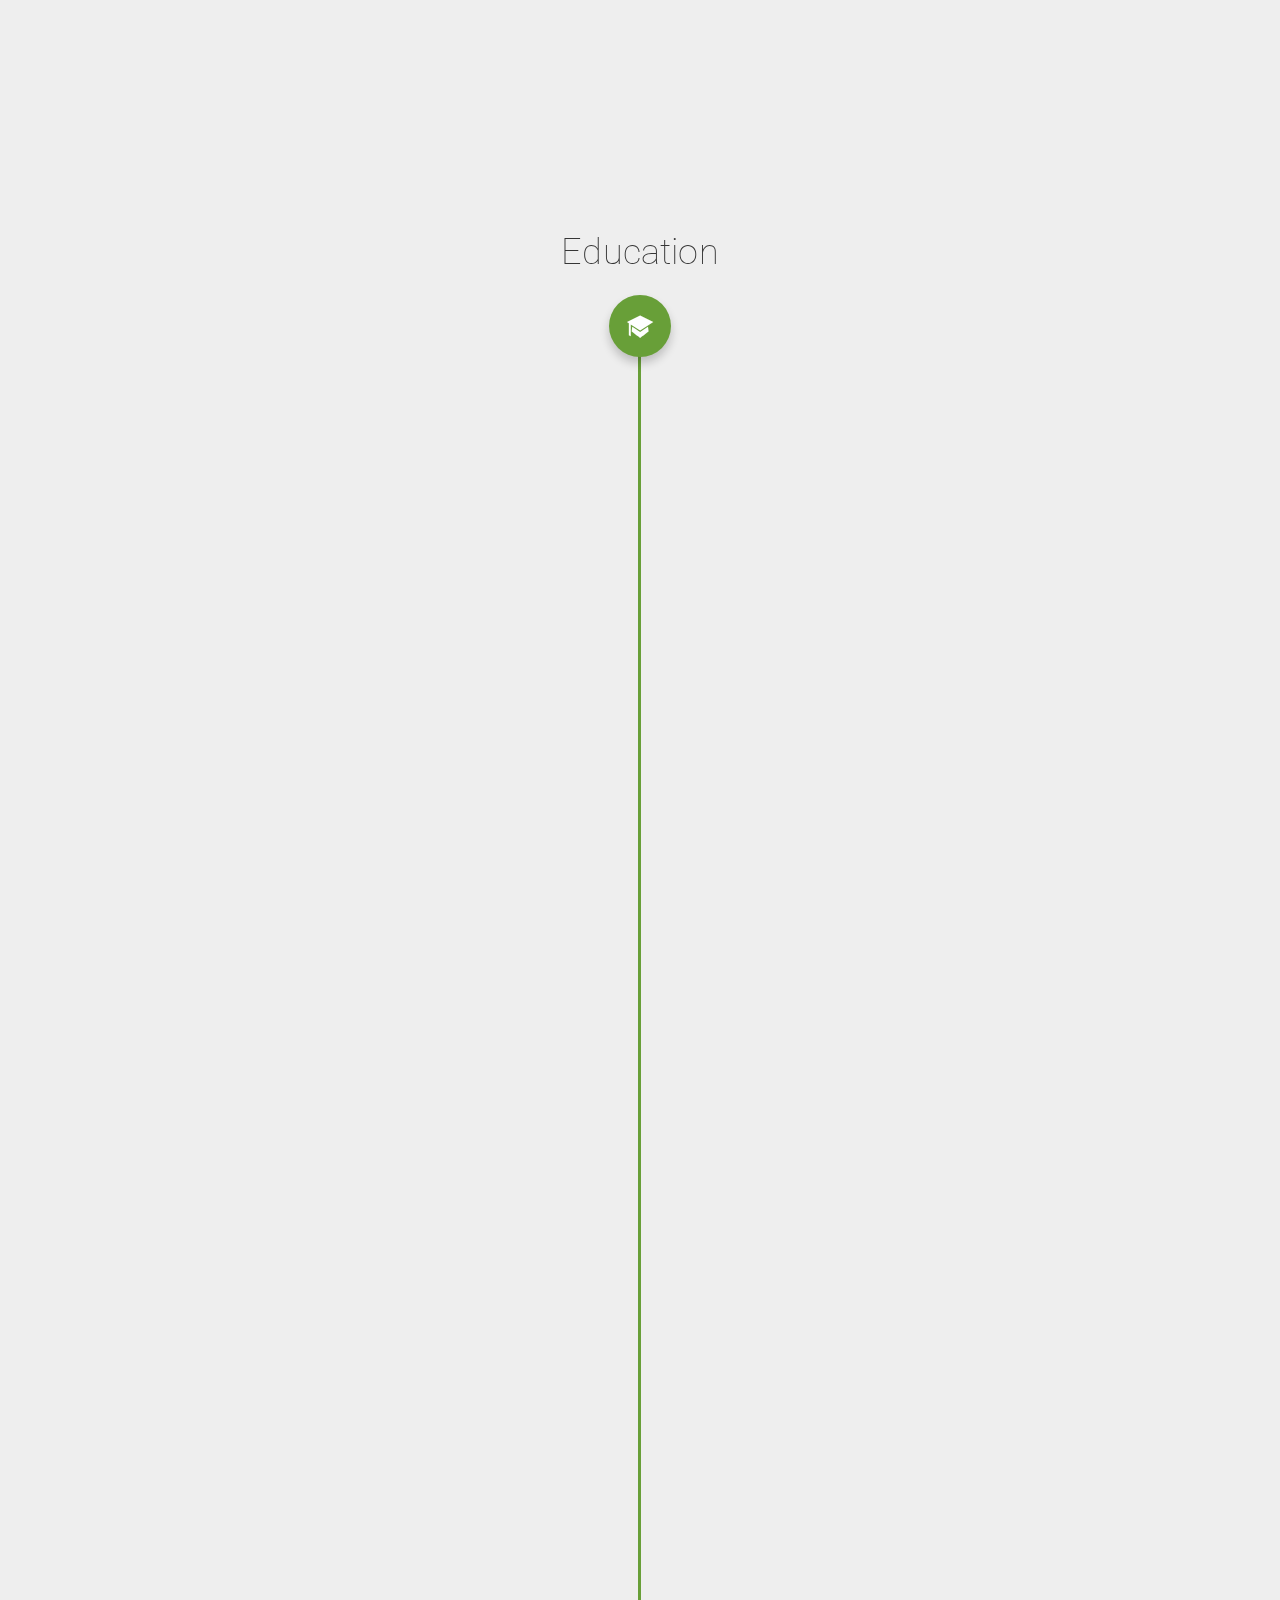
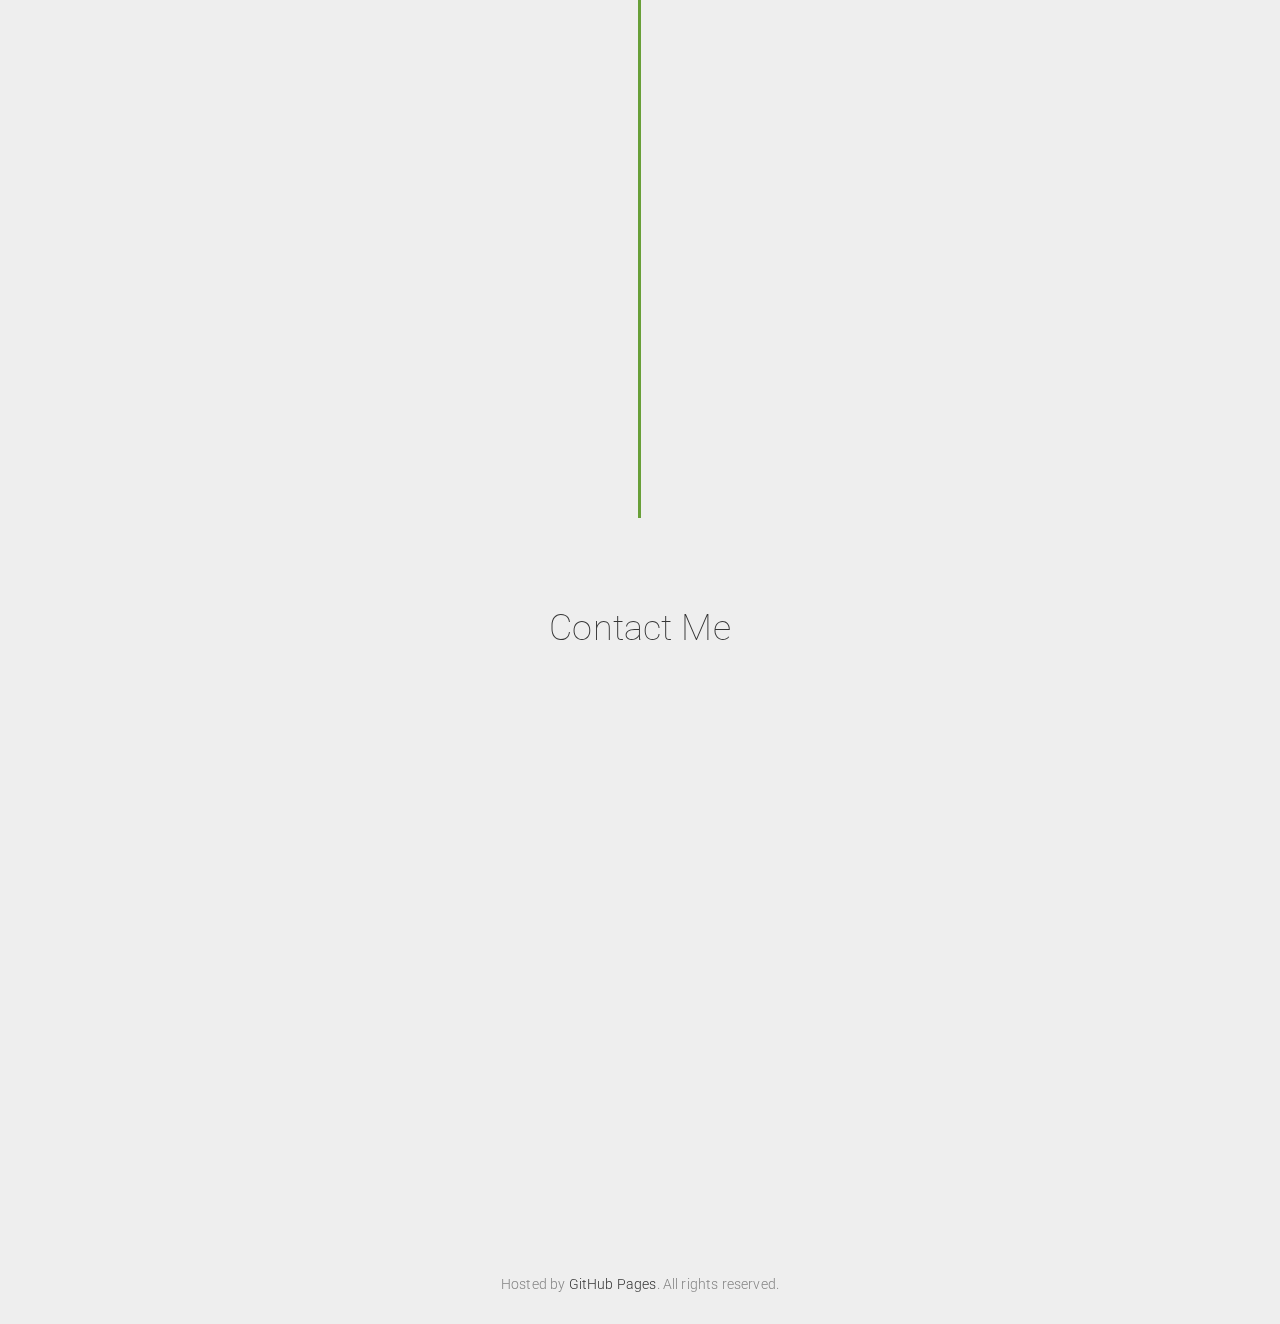
<file: mobile.html>
<!DOCTYPE html>
<html lang="en">

<head>
	<!-- Basic -->
	<meta http-equiv="Content-Type" content="text/html; charset=utf-8" />
	<title>Iakovos D. Stratigakis</title>
	<meta name="description" content="">
	<meta name="keywords" content="">

	<!-- Mobile Specific Metas -->
	<meta name="viewport" content="width=device-width, initial-scale=1, maximum-scale=1, user-scalable=no">

	<!-- Load Fonts -->
	<link href="https://fonts.googleapis.com/css?family=Roboto:100,100i,300,300i,400,400i,500,500i,700,700i,900,900i&amp;subset=cyrillic" rel="stylesheet">

	<!-- CSS -->
	<link rel="stylesheet" href="css/basic.css" />
	<link rel="stylesheet" href="css/layout.css" />
	<link rel="stylesheet" href="css/ionicons.css" />
	<link rel="stylesheet" href="css/owl.carousel.css" />
	<link rel="stylesheet" href="css/magnific-popup.css" />
	<link rel="stylesheet" href="css/animate.css" />

	<!-- Favicon -->
	<link rel="shortcut icon" href="images/favicons/favicon.ico">

</head>

<body>
	<!-- Page -->
	<div class="page" id="home-section">

		<!-- Preloader -->
		<div class="preloader">
			<div class="centrize full-width">
				<div class="vertical-center">
					<div class="spinner">
						<div class="double-bounce1"></div>
						<div class="double-bounce2"></div>
					</div>
				</div>
			</div>
		</div>

		<!-- Started Background -->
		<div class="started-bg">
			<div id="particles-bg" class="slide" style="background-image: url(images/particles-bg.jpg);"></div>
		</div>

		<!-- Header -->
		<header>
			<div class="top-menu">
				<ul>
					<li class="active">
						<a class="btn_animated" href="#home-section"><span class="circle">Home</span></a>
					</li>
					<li>
						<a class="btn_animated" href="#about-section"><span class="circle">About</span></a>
					</li>
					<li>
						<a class="btn_animated" href="#skills-section"><span class="circle">Skills</span></a>
					</li>
					<li>
						<a class="btn_animated" href="#experience-section"><span class="circle">Experience</span></a>
					</li>
					<li>
						<a class="btn_animated" href="#service-section"><span class="circle">Services</span></a>
					</li>
					<li>
						<a class="btn_animated" href="#education-section"><span class="circle">Education</span></a>
					</li>
					<li>
						<a class="btn_animated" href="#contact-section"><span class="circle">Contact Me</span></a>
					</li>
				</ul>
				<a href="#" class="menu-btn"><span></span></a>
			</div>
		</header>

		<!-- Container -->
		<div class="container">

			<!-- Started -->
			<div class="section started">
				<div class="st-box">
					<!-- <div class="st-bts">
						<a href="mailto:smorgan@domain.com" class="btn_animated">
							<span class="circle"><i class="icon ion ion-plus"></i></span>
						</a>
					</div> -->
					<div class="st-image"><img src="images/man.png" alt="" /></div>
					<div class="st-title">Iakovos Stratigakis</div>
					<div class="st-subtitle">Software Engineer & Developer</div>
					<div class="st-soc">
						<a target="blank" href="https://m.me/iakovos.stratigakis" class="btn_animated">
							<span class="circle"><i class="icon ion ion-social-facebook"></i></span>
						</a>
						<a target="blank" href="https://github.com/iakovosds" class="btn_animated">
							<span class="circle"><i class="icon ion ion-social-github"></i></span>
						</a>
						<!-- <a target="blank" href="https://twitter.com/" class="btn_animated">
							<span class="circle"><i class="icon ion ion-social-twitter"></i></span>
						</a> -->
						<a href="skype:iakwvos.stratigakis" class="btn_animated">
							<span class="circle"><i class="icon ion ion-social-skype"></i></span>
						</a>
						<a target="blank" href="mailto:iakovosds@csd.auth.gr" class="btn_animated">
							<span class="circle"><i class="icon ion ion-email"></i></span>
						</a>
					</div>
				</div>
			</div>

			<!-- Wrapper -->
			<div class="wrapper">

				<!-- Section About -->
				<div class="section about" id="about-section">
					<div class="content-box">
						<div class="row">
							<div class="col col-m-12 col-t-5 col-d-5">
								<div class="info-list">
									<ul>
										<li><strong><span>Age:</span></strong> 23 Years</li>
										<li><strong><span>Job:</span></strong> Software Engineer / Developer / IT </li>
										<li><strong><span>Citizenship:</span></strong> Greek</li>
										<li><strong><span>Address:</span></strong> Olympiados 80, Thessaloniki, GR 54633</li>
										<li><strong><span>Phone:</span></strong> <a href="tel:+306976871346">+30 697 687 1346</a></li>
										<li><strong><span>E-mail:</span></strong> <a href="mailto:iakovosds@csd.auth.gr">iakovosds@csd.auth.gr</a></li>
									</ul>
								</div>
							</div>
							<div class="col col-m-12 col-t-7 col-d-7">
								<div class="text-box">
									<p><strong>Hello! I’m Iakovos Stratigakis</strong></p>
									<p align="justify">
										A highly self-motivated and hardworking senior Computer Science student, seeking a
										software engineering industry career. At 23, having more than two year of professional
										experience, a fully adaptable and a really quick learner, dedicated in acquiring deep
										knowledge of computer science and in continuous improvement of technical skills.
									</p>
								</div>
								<div class="bts">
									<a href="#" class="btn btn_animated"><span class="circle">Download CV</span></a>
									<a href="#contact-section" class="btn extra contact-btn btn_animated"><span class="circle">Contact Me</span></a>
								</div>
							</div>
						</div>
					</div>
				</div>

				<!-- Section Skills -->
				<div class="section skills" id="skills-section">
					<div class="title">Technical Skills</div>
					<div class="row">
						<div class="col col-m-12 col-t-6 col-d-6">
							<div class="content-box animated">
								<div class="i_title">
									<div class="icon"><i class="icon ion ion-android-list"></i></div>
									<div class="name">Programming Languages</div>
								</div>
								<div class="skills">
									<ul>
										<li>
											<div class="name">Python</div>
											<div class="progress">
												<div class="percentage" style="width:94%;">
													<span class="percent"><i class="icon ion ion-ios-checkmark-empty"></i></span>
												</div>
											</div>
											<i>94%</i>
										</li>
										<li>
											<div class="name">JavaScript</div>
											<div class="progress">
												<div class="percentage" style="width:93%;">
													<span class="percent"><i class="icon ion ion-ios-checkmark-empty"></i></span>
												</div>
											</div>
											<i>93%</i>
										</li>
										<li>
											<div class="name">Android</div>
											<div class="progress">
												<div class="percentage" style="width:91%;">
													<span class="percent"><i class="icon ion ion-ios-checkmark-empty"></i></span>
												</div>
											</div>
											<i>91%</i>
										</li>
										<li>
											<div class="name">Java</div>
											<div class="progress">
												<div class="percentage" style="width:90%;">
													<span class="percent"><i class="icon ion ion-ios-checkmark-empty"></i></span>
												</div>
											</div>
											<i>90%</i>
										</li>
										<li>
											<div class="name">SQL</div>
											<div class="progress">
												<div class="percentage" style="width:93%;">
													<span class="percent"><i class="icon ion ion-ios-checkmark-empty"></i></span>
												</div>
											</div>
											<i>93%</i>
										</li>
										<li>
											<div class="name">PHP</div>
											<div class="progress">
												<div class="percentage" style="width:87%;">
													<span class="percent"><i class="icon ion ion-ios-checkmark-empty"></i></span>
												</div>
											</div>
											<i>87%</i>
										</li>
									</ul>
								</div>
							</div>
						</div>
						<div class="col col-m-12 col-t-6 col-d-6">
							<div class="content-box animated">
								<div class="text-box">
									<h2>
										About Prog. Languages
									</h2>
									<p>
										The following Languages are not listed but I am quite familiar with them.
									</p>
									<ul style="list-style-type:square;display: flex;margin-left:20px;">
										<li style="flex:1;">
											HTML/CSS (94%)
										</li>
										<li style="flex:1;">
											Perl (65%)
										</li>
									</ul>
									<ul style="list-style-type:square;display: flex;margin-left:20px;">
										<li style="flex:1;">
											C/C++ (87%)
										</li>
										<li style="flex:1;">
											Assembly (67%)
										</li>
									</ul>
									<ul style="list-style-type:square;display: flex;margin-left:20px;">
										<li style="flex:1;">
											Scala (80%)
										</li>
										<li style="flex:1;">
											Kotlin (68%)
										</li>
									</ul>
									<p align="justify">
										Using the above programming languages I have become confident with many types/models of
										programming like Object Oriented Programming, Agent Oriented Programming, Parallel
										Programming, Thread Programming, Procedural Programming, Cloud Programming, Web
										Development, Mobile App Development and Model-View-Controler (MVC) architectural patterns.
									</p>
								</div>
							</div>
						</div>
					</div>
					<div class="row" style="margin-top:50px;">
						<div class="col col-m-12 col-t-6 col-d-6">
							<div class="content-box animated">
								<div class="text-box">
									<h2>
										About IDEs - Editors
									</h2>
									<p align="justify">
										I am a HUGE fan of the: IDEs made by JetBrains(pycharm, intellij, android studio) and VS Code editor.
										IDEs - Editors that am familiar with and they are not listed are :
										<ul style="list-style-type:square; display:flex; margin-left:20px;">
											<li style="flex:1; margin: 0 10px;">
												Visual Studio (88%)
											</li>
											<li style="flex:1; margin: 0 10px;">
												Sublime Editor (95%)
											</li>
										</ul>
										<ul style="list-style-type:square; display:flex; margin-left:20px;">
											<li style="flex:1; margin: 0 10px;">
												Atom (95%)
											</li>
											<li style="flex:1; margin: 0 10px;">
												Node-RED (90%)
											</li>
										</ul>
									</p>

									<p align="justify">
										Also, worth mentioning the good knowledge of Git for version control, Gradle and Maven for package managing
										and the Docker platform for the continuous app integration and delivery, as they are not
										listed on the above table. Regarding Operating Systems, Linux suits me, as I have spent a
										lot of time in learning about its internals (reading the kernel), trying distributions and
										configuring it.
									</p>
								</div>
							</div>

						</div>
						<div class="col col-m-12 col-t-6 col-d-6">
							<div class="content-box animated">
								<div class="i_title">
									<div class="icon"><i class="icon ion ion-gear-b"></i></div>
									<div class="name">Integrated Developer Environments - Editors</div>
								</div>
								<div class="skills">
									<ul>
										<li>
											<div class="name">IntelliJ(IDEA,CLion,PyCharm)</div>
											<div class="progress">
												<div class="percentage" style="width:91%;">
													<span class="percent"><i class="icon ion ion-ios-checkmark-empty"></i></span>
												</div>
											</div>
											<i>91%</i>
										</li>
										<li>
											<div class="name">NetBeans</div>
											<div class="progress">
												<div class="percentage" style="width:98%;">
													<span class="percent"><i class="icon ion ion-ios-checkmark-empty"></i></span>
												</div>
											</div>
											<i>95%</i>
										</li>
										<li>
											<div class="name">Android Studio</div>
											<div class="progress">
												<div class="percentage" style="width:90%;">
													<span class="percent"><i class="icon ion ion-ios-checkmark-empty"></i></span>
												</div>
											</div>
											<i>93%</i>
										</li>
										<li>
											<div class="name">VS Code</div>
											<div class="progress">
												<div class="percentage" style="width:98%;">
													<span class="percent"><i class="icon ion ion-ios-checkmark-empty"></i></span>
												</div>
											</div>
											<i>98%</i>
										</li>
										<li>
											<div class="name">Eclipse</div>
											<div class="progress">
												<div class="percentage" style="width:89%;">
													<span class="percent"><i class="icon ion ion-ios-checkmark-empty"></i></span>
												</div>
											</div>
											<i>89%</i>
										</li>
										
									</ul>
								</div>
							</div>
						</div>
					</div>

					<div class="row" style="margin-top:50px;">
						<div class="col col-m-12 col-t-6 col-d-4">
							<div class="content-box animated">
								<div class="i_title">
									<div class="icon"><i class="icon ion ion-cloud"></i></div>
									<div class="name">Platforms</div>
								</div>
								<div class="skills">
									<ul>
										<li>
											<div class="name">NodeJS</div>
											<div class="progress">
												<div class="percentage" style="width:91%;">
													<span class="percent"><i class="icon ion ion-ios-checkmark-empty"></i></span>
												</div>
											</div>
											<i>91%</i>
										</li>
										<li>
											<div class="name">CUDA</div>
											<div class="progress">
												<div class="percentage" style="width:89%;">
													<span class="percent"><i class="icon ion ion-ios-checkmark-empty"></i></span>
												</div>
											</div>
											<i>89%</i>
										</li>
										<li>
											<div class="name">IBM Watson</div>
											<div class="progress">
												<div class="percentage" style="width:89%;">
													<span class="percent"><i class="icon ion ion-ios-checkmark-empty"></i></span>
												</div>
											</div>
											<i>89%</i>
										</li>
										<li>
											<div class="name">AWS</div>
											<div class="progress">
												<div class="percentage" style="width:88%;">
													<span class="percent"><i class="icon ion ion-ios-checkmark-empty"></i></span>
												</div>
											</div>
											<i>88%</i>
										</li>
										<li>
											<div class="name">Microst Azure</div>
											<div class="progress">
												<div class="percentage" style="width:86%;">
													<span class="percent"><i class="icon ion ion-ios-checkmark-empty"></i></span>
												</div>
											</div>
											<i>86%</i>
										</li>
										<li>
											<div class="name">Hadoop (Map-Reduce)</div>
											<div class="progress">
												<div class="percentage" style="width:92%;">
													<span class="percent"><i class="icon ion ion-ios-checkmark-empty"></i></span>
												</div>
											</div>
											<i>92%</i>
										</li>
										<li>
											<div class="name">Apache Spark</div>
											<div class="progress">
												<div class="percentage" style="width:90%;">
													<span class="percent"><i class="icon ion ion-ios-checkmark-empty"></i></span>
												</div>
											</div>
											<i>90%</i>
										</li>
									</ul>
								</div>
							</div>
						</div>
						<div class="col col-m-12 col-t-6 col-d-4">
							<div class="content-box animated">
								<div class="i_title">
									<div class="icon"><i class="icon ion ion-ios-filing"></i></div>
									<div class="name">Databases</div>
								</div>
								<div class="skills">
									<ul>
										<li>
											<div class="name">MySQL</div>
											<div class="progress">
												<div class="percentage" style="width:92%;">
													<span class="percent"><i class="icon ion ion-ios-checkmark-empty"></i></span>
												</div>
											</div>
											<i>92%</i>
										</li>
										<li>
											<div class="name">SQLite</div>
											<div class="progress">
												<div class="percentage" style="width:94%;">
													<span class="percent"><i class="icon ion ion-ios-checkmark-empty"></i></span>
												</div>
											</div>
											<i>94%</i>
										</li>
										<li>
											<div class="name">PostgreSQL</div>
											<div class="progress">
												<div class="percentage" style="width:91%;">
													<span class="percent"><i class="icon ion ion-ios-checkmark-empty"></i></span>
												</div>
											</div>
											<i>91%</i>
										</li>
										<li>
											<div class="name">Microsoft SQL Server</div>
											<div class="progress">
												<div class="percentage" style="width:87%;">
													<span class="percent"><i class="icon ion ion-ios-checkmark-empty"></i></span>
												</div>
											</div>
											<i>88%</i>
										</li>
										<li>
											<div class="name">Oracle 12c</div>
											<div class="progress">
												<div class="percentage" style="width:86%;">
													<span class="percent"><i class="icon ion ion-ios-checkmark-empty"></i></span>
												</div>
											</div>
											<i>86%</i>
										</li>
										<li>
											<div class="name">MongoDB (NoSQL)</div>
											<div class="progress">
												<div class="percentage" style="width:96%;">
													<span class="percent"><i class="icon ion ion-ios-checkmark-empty"></i></span>
												</div>
											</div>
											<i>96%</i>
										</li>
									</ul>
								</div>
							</div>
						</div>
						<div class="col col-m-12 col-t-6 col-d-4">
							<div class="content-box animated" style="margin-top:44px;">
								<div class="i_title">
									<div class="icon"><i class="icon ion ion-arrow-graph-up-right"></i></div>
									<div class="name">Frameworks</div>
								</div>
								<div class="skills">
									<ul>
										<li>
											<div class="name">ElectronJS (JavaScipt)</div>
											<div class="progress">
												<div class="percentage" style="width:86%;">
													<span class="percent"><i class="icon ion ion-ios-checkmark-empty"></i></span>
												</div>
											</div>
											<i>86%</i>
										</li>
										<li>
											<div class="name">ReactJS (JavaScipt)</div>
											<div class="progress">
												<div class="percentage" style="width:82%;">
													<span class="percent"><i class="icon ion ion-ios-checkmark-empty"></i></span>
												</div>
											</div>
											<i>82%</i>
										</li>
										<li>
											<div class="name">ExtJS (JavaScipt)</div>
											<div class="progress">
												<div class="percentage" style="width:90%;">
													<span class="percent"><i class="icon ion ion-ios-checkmark-empty"></i></span>
												</div>
											</div>
											<i>90%</i>
										</li>
										<li>
											<div class="name">Flask (Python)</div>
											<div class="progress">
												<div class="percentage" style="width:92%;">
													<span class="percent"><i class="icon ion ion-ios-checkmark-empty"></i></span>
												</div>
											</div>
											<i>92%</i>
										</li>
										<li>
											<div class="name">Laravel (PHP)</div>
											<div class="progress">
												<div class="percentage" style="width:88%;">
													<span class="percent"><i class="icon ion ion-ios-checkmark-empty"></i></span>
												</div>
											</div>
											<i>88%</i>
										</li>
										<li>
											<div class="name">TensorFlow</div>
											<div class="progress">
												<div class="percentage" style="width:82%;">
													<span class="percent"><i class="icon ion ion-ios-checkmark-empty"></i></span>
												</div>
											</div>
											<i>82%</i>
										</li>
										<li>
											<div class="name">AngularJS (JavaScipt)</div>
											<div class="progress">
												<div class="percentage" style="width:81%;">
													<span class="percent"><i class="icon ion ion-ios-checkmark-empty"></i></span>
												</div>
											</div>
											<i>81%</i>
										</li>
									</ul>
								</div>
							</div>
						</div>
					</div>
				</div>

				<!-- Experience -->
				<div class="section experience" id="experience-section">
					<div class="title">
						Experience
						<span class="circle"><i class="icon ion ion-ios-briefcase"></i></span>
					</div>
					<div class="cd-timeline">
							<div class="cd-timeline-block animated">

							<div class="cd-timeline-point">
									<i class="icon ion ion-ios-checkmark-empty"></i>
								</div>
								<div class="cd-timeline-content">
									<div class="content-box">
										<div class="date">05/01/2019 - Present</div>
										<div class="name">Research Project with Entersoft</div>
										<div class="category">Developer/System architect</div>
										<p align="justify">
											Currently working on a reasearch project regarding an "enhanced", autonomous and rather complicated WMS system, using ROS, augmented reality, drones and much more. It is also my final project at CSD AUTh.
										</p>
									</div>
								</div>
							</div>
						
						<div class="cd-timeline-block animated">
							<div class="cd-timeline-point">
								<i class="icon ion ion-ios-checkmark-empty"></i>
							</div>
							<div class="cd-timeline-content">
								<div class="content-box">
									<div class="date">08/10/2018 - Present</div>
									<div class="name">Erasmus Office - IT Center (Aristotle University)</div>
									<div class="category">Developer/IT Support</div>
									<p align="justify">
										Worked as Developer/IT Support in the Erasmus Office of Aristotle University of Thessaloniki. Also, worked as a collaborator with the Aristotles IT Center, in the Erasmus Without Papers interconnection project. Currently, I am external collaborator.
									</p>
								</div>
							</div>
						</div>
						<div class="cd-timeline-block animated">
							<div class="cd-timeline-point">
								<i class="icon ion ion-ios-checkmark-empty"></i>
							</div>
							<div class="cd-timeline-content">
								<div class="content-box">
									<div class="date">30/09/2017 - 20/4/2018</div>
									<div class="name">ESA - SBoing - Aratos Systems</div>
									<div class="category">Developer</div>
									<p align="justify">
										Worked as one of the main developers in the project  WJETSS. More information <a href="https://business.esa.int/projects/wjetss">here</a>.
									</p>
								</div>
							</div>
						</div>

					</div>
				</div>

				<!-- Service -->
				<div class="section service" id="service-section">
					<div class="title">Services</div>
					<div class="row">
						<div class="col col-m-12 col-t-6 col-d-6">
							<div class="content-box animated">
								<div class="i_title">
									<div class="icon"><i class="icon ion ion-laptop"></i></div>
									<div class="name">IT Support</div>
								</div>
								<p align="justify">
									Providing full technical support (equipment, security, software architecture/ development/ engineering, information systems architecture/ manager/ security, network engineering etc).
								</p>
							</div>
						</div>
						<div class="col col-m-12 col-t-6 col-d-6">
							<div class="content-box animated">
								<div class="i_title">
									<div class="icon"><i class="icon ion ion-social-chrome"></i></div>
									<div class="name">Web Application</div>
								</div>
								<p align="justify">
									Providing full stack develpoment services by creating and maintaining, secure, responsive and user friendly web applications, using cutting edge technologies and frameworks.
								</p>
							</div>
						</div>
					</div>
					<div class="row">
						<div class="col col-m-12 col-t-6 col-d-6">
							<div class="content-box animated">
								<div class="i_title">
									<div class="icon"><i class="icon ion ion-social-android"></i></div>
									<div class="name">Android Application</div>
								</div>
								<p align="justify">
									Create and maintain cool and responsive Android applications. Having extensive skills in areas like: push notifications, in-app purchases, third party integrations, Android animations and design, payment integration, maps and geolocation, data caching and synchronization, social media integrations, chats/messaging, data encryption and more, I provide full application develpoment cycle services.
								</p>
							</div>
						</div>
						<div class="col col-m-12 col-t-6 col-d-6">
							<div class="content-box animated">
								<div class="i_title">
									<div class="icon"><i class="icon ion ion-filing"></i></div>
									<div class="name">Data Services</div>
								</div>
								<p>
									By implementing/applying advanced data algorithms and deep learning models, I provide data analysis and visualization services, using frameworks like Apache Spark and TensorFlow.
								</p>
							</div>
						</div>
					</div>
				</div>

				<!-- Section Education -->
				<div class="section education" id="education-section">
					<div class="title">
						Education
						<span class="circle"><i class="icon ion ion-university"></i></span>
					</div>
					<div class="cd-timeline">
						<div class="cd-timeline-block animated">
							<div class="cd-timeline-point">
								<i class="icon ion ion-ios-checkmark-empty"></i>
							</div>
							<div class="cd-timeline-content">
								<div class="content-box">
									<div class="date">15/02/2015 - Present</div>
									<div class="name">Computer Science</div>
									<div class="category">Aristotle University, Thessaloniki, Greece</div>
									<p align="justify">
										Senior studen at the Computer Science Department of Aristotle University of Thessaloniki,
										following the "Information Systems" as direction of stydies and have current GPA 7.8.
									</p>
								</div>
							</div>
						</div>
						<div class="cd-timeline-block animated">
							<div class="cd-timeline-point">
								<i class="icon ion ion-ios-checkmark-empty"></i>
							</div>
							<div class="cd-timeline-content">
								<div class="content-box">
									<div class="date" >30/10/2016 - 31/10/2016</div>
									<div class="name">Challenges and Opportunities of Circuits and Systems on IoT</div>
									<div class="category">IEEE Seminar</div>
									<p align="justify">
										A seminar given by <a href="http://www.ieee.gr/speakers/dr-yen-kuang-chen/">Dr. Yen-Kuang Chen</a>, Principal Engineer at Intel.
									</p>
								</div>
							</div>
						</div>
						<div class="cd-timeline-block animated">
							<div class="cd-timeline-point">
								<i class="icon ion ion-ios-checkmark-empty"></i>
							</div>
							<div class="cd-timeline-content">
								<div class="content-box">
									<div class="date">15/12/2016 - 18/12/2016</div>
									<div class="name">Wireless Sensor</div>
									<div class="category">IEEE Seminar</div>
									<p align="justify">
										A seminar for Wireless Sensor Networks (WSN Protocols, design of wireless communication units, measurements in LabVIEW and more).
									</p>
								</div>
							</div>
						</div>
						<div class="cd-timeline-block animated">
							<div class="cd-timeline-point">
								<i class="icon ion ion-ios-checkmark-empty"></i>
							</div>
							<div class="cd-timeline-content">
								<div class="content-box">
									<div class="date">20/11/2017 - 17/12/2017 </div>
									<div class="name">Cloud Application Developer</div>
									<div class="category">IBM Corporation</div>
									<p align="justify">
										A course about creating ,deploying, monitoring, enhancing and scaling cloud applications. Certification <a href="https://www.youracclaim.com/badges/2175b1d9-f330-4109-ba0d-ed25ac213121">here</a>.
									</p>
								</div>
							</div>
						</div>
						<div class="cd-timeline-block animated">
							<div class="cd-timeline-point">
								<i class="icon ion ion-ios-checkmark-empty"></i>
							</div>
							<div class="cd-timeline-content">
								<div class="content-box">
									<div class="date">01/12/2017 - 17/12/2017 </div>
									<div class="name">IBM Bluemix Essentials</div>
									<div class="category">IBM Corporation</div>
									<p align="justify">
										A course about the fundamentals of cloud computing, IBM Cloud, services, and Cloud Foundry applications. Certification <a href="https://www.youracclaim.com/badges/b31a86cb-cdbb-4e0d-94bb-e6f7bf4b1cf7">here</a>.
									</p>
								</div>
							</div>
						</div>
						<div class="cd-timeline-block animated">
							<div class="cd-timeline-point">
								<i class="icon ion ion-ios-checkmark-empty"></i>
							</div>
							<div class="cd-timeline-content">
								<div class="content-box">
									<div class="date">07/01/2017 - 27/01/2017</div>
									<div class="name">Cyber Security Course</div>
									<div class="category">Station X company, London, UK</div>
									<p align="justify">
										A course about defeating all online threats (advanced hackers, trackers, malware, zero days, exploit kits) by acquiring a practical skill-set, covering all major platforms (Windows 7-10, MacOS, Linux).
									</p>
								</div>
							</div>
						</div>
						<div class="cd-timeline-block animated">
							<div class="cd-timeline-point">
								<i class="icon ion ion-ios-checkmark-empty"></i>
							</div>
							<div class="cd-timeline-content">
								<div class="content-box">
									<div class="date">30/01/2017 - 18/02/2017 </div>
									<div class="name">Network Security Course</div>
									<div class="category">Station X company, London, UK</div>
									<p align="justify">
										A course about discovering security vulnerabilities across an entire network, by using network hacking techniques and vulnerability scanning.
									</p>
								</div>
							</div>
						</div>
						<div class="cd-timeline-block animated">
							<div class="cd-timeline-point">
								<i class="icon ion ion-ios-checkmark-empty"></i>
							</div>
							<div class="cd-timeline-content">
								<div class="content-box">
									<div class="date">04/02/2017 - 18/02/2017 </div>
									<div class="name">End Point Protection Course</div>
									<div class="category">Station X company, London, UK</div>
									<p align="justify">
										The aim of this course was the acquisition of practical skill-set in securing laptops, desktops and mobile devices from all types of threats, including, advanced hackers, trackers, exploit kits and more.
									</p>
								</div>
							</div>
						</div>
					</div>
				</div>

				<!-- Section Contacts -->
				<div class="section contacts" id="contact-section">
					<div class="title">Contact Me</div>
					<div class="row">
						<div class="col col-m-12 col-t-6 col-d-6">
							<div class="content-box animated">
								<div class="info-list">
									<ul>
										<li><strong><span>Address:</span></strong>Olympiados 80, Thessaloniki, GR 54633</li>
										<li><strong><span>Phone:</span></strong> <a href="tel:+306976871346">+30 697 687 1346</a></li>
										<li><strong><span>E-mail:</span></strong> <a href="mailto:iakovosds@csd.auth.gr">iakovosds@csd.auth.gr</a></li>
									</ul>
								</div>
								<div class="map" id="myMap"></div>
							</div>
						</div>

						<div class="col col-m-12 col-t-6 col-d-6">
							<div class="content-box animated">
								<h4>Write a message:</h4>
								<div class="contact-form">
									<p id="prepend_msg" align="justify"></p>
									<form name="gform" id="gform">
										<div class="group-val">
											<input type="text" name="entry.1937321077" id="entry.1937321077" placeholder="Your Name" />
										</div>
										<div class="group-val">
											<input type="email" name="entry.1780941844" id="entry.1780941844" placeholder="Your Email" />
										</div>
										<div class="group-val">
											<input type="text" name="entry.476731930" id="entry.476731930" placeholder="Subject" />
										</div>
										<div class="group-val ct-gr">
											<textarea name="entry.1704654541" id="entry.1704654541" placeholder="Message"></textarea>
										</div>
									</form>
									<button id="send_new_btn" class="btn btn_animated" style="display: none;"><span class="circle">Send New</span></button>
									<button id="submit_btn" class="btn btn_animated" onclick="$('#gform').submit(); return false;"><span class="circle">Send Message</span></button>
								</div>
							</div>
						</div>
					</div>
				</div>

			</div>

			<!-- Footer -->
			<footer>
				<div class="copy"> Hosted by <a href="https://pages.github.com/">GitHub Pages</a>. All rights reserved.</div>
			</footer>

		</div>

	</div>

	<!-- jQuery Scripts -->
	<script src="js/jquery.min.js"></script>
	<script src="js/owl.carousel.min.js"></script>
	<script src="js/jquery.validate.js"></script>
	<script src="js/magnific-popup.js"></script>
	<script src="js/masonry.pkgd.js"></script>
	<script src="js/imagesloaded.pkgd.js"></script>
	<script src="js/masonry-filter.js"></script>
	<script src="js/scrollreveal.js"></script>
	<script src="js/jquery.mb.YTPlayer.js"></script>
	<script src="js/particles.js"></script>
	<script src="js/particles-setting.js"></script>

	<script type='text/javascript' src='https://www.bing.com/api/maps/mapcontrol?key=AlbIhM6Q5Q8uvaxnqh5wqSPEYTrKEcq7i6AcLcER10GLW-f7LufUB2gEE9wvhoUR&callback=loadMapScenario' async defer></script>
	<!-- Main Scripts -->
	<script src="js/main.js"></script>

</body>

</html>
</file>
<file: css/basic.css>
/**
*	 mCard (HTML)
*	 Copyright © mCard by beshleyua. All Rights Reserved.
**/

/* TABLE OF CONTENTS
	1. Basic
	2. Container
	3. Columns
	4. Typography
	5. Links
	6. Buttons
	7. Preloader
	8. Forms
	9. Lists
	10. Code
	11. Tables
	12. Alignment
	13. Text Formating
	14. Blockquote
	15. Animations
*/

/* 1. Basic */
html {
	margin-right: 0!important;
}

body {
	margin: 0;
	padding: 0;
	border: none;
	font-family: 'Roboto', helvetica;
	font-size: 16px;
	color: #868686;
	background: #eeeeee;
	line-height: 20px;
	letter-spacing: 0.01em;
	font-weight: 300;
}

.page {
	position: relative;
	overflow: hidden;
	padding: 320px 0 0 0;
}

@media (max-width: 720px) {
	.page {
	padding: 202px 0 0 0;
	}

}

* {
	box-sizing: border-box;
	-webkit-box-sizing: border-box;
}

.clear {
	clear: both;
}

.mobile {
	display: none;
}

@media (max-width: 720px) {
	.mobile {
	display: block;
	}

}

.desctop {
	display: block;
}

@media (max-width: 720px) {
	.desctop {
	display: none;
	}

}

/* 2. Container */
.container {
	position: relative;
	background: #eeeeee;
}

.wrapper {
	position: relative;
	margin: 0 auto;
	max-width: 1100px;
}

@media (max-width: 1080px) {
	.wrapper {
	margin: 0 20px;
	}

}

@media (max-width: 420px) {
	.wrapper {
	margin: 0 10px;
	}

}

/* 3. Columns */
.row {
	position: relative;
	margin: 0 -10px;
	padding: 0 0 30px 0;
}

.row:last-child {
	padding: 0;
}

.row .col {
	padding: 0 12px;
}

@media (min-width: 1080px) {
	.row .col.col-d-12,
	.row .col.col-d-11,
	.row .col.col-d-10,
	.row .col.col-d-9,
	.row .col.col-d-8,
	.row .col.col-d-7,
	.row .col.col-d-6,
	.row .col.col-d-5,
	.row .col.col-d-4,
	.row .col.col-d-3,
	.row .col.col-d-2,
	.row .col.col-d-1 {
	float: left;
	}

	.row .col.col-d-12 {
	width: 99.996%;
	}

	.row .col.col-d-11 {
	width: 91.663%;
	}

	.row .col.col-d-10 {
	width: 83.333%;
	}

	.row .col.col-d-9 {
	width: 74.997%;
	}

	.row .col.col-d-8 {
	width: 66.664%;
	}

	.row .col.col-d-7 {
	width: 58.331%;
	}

	.row .col.col-d-6 {
	width: 49.998%;
	}

	.row .col.col-d-5 {
	width: 41.665%;
	}

	.row .col.col-d-4 {
	width: 33.332%;
	}

	.row .col.col-d-3 {
	width: 24.999%;
	}

	.row .col.col-d-2 {
	width: 16.666%;
	}

	.row .col.col-d-1 {
	width: 8.333%;
	}

}

@media (max-width: 1079px) {
	.row .col {
	padding: 10px;
	}

	.row .col.col-t-12,
	.row .col.col-t-11,
	.row .col.col-t-10,
	.row .col.col-t-9,
	.row .col.col-t-8,
	.row .col.col-t-7,
	.row .col.col-t-6,
	.row .col.col-t-5,
	.row .col.col-t-4,
	.row .col.col-t-3,
	.row .col.col-t-2,
	.row .col.col-t-1 {
	float: left;
	}

	.row .col.col-t-12 {
	width: 99.996%;
	}

	.row .col.col-t-11 {
	width: 91.663%;
	}

	.row .col.col-t-10 {
	width: 83.333%;
	}

	.row .col.col-t-9 {
	width: 74.997%;
	}

	.row .col.col-t-8 {
	width: 66.664%;
	}

	.row .col.col-t-7 {
	width: 58.331%;
	}

	.row .col.col-t-6 {
	width: 49.998%;
	}

	.row .col.col-t-5 {
	width: 41.665%;
	}

	.row .col.col-t-4 {
	width: 33.332%;
	}

	.row .col.col-t-3 {
	width: 24.999%;
	}

	.row .col.col-t-2 {
	width: 16.666%;
	}

	.row .col.col-t-1 {
	width: 8.333%;
	}

}

@media (max-width: 720px) {
	.row .col {
	padding: 8px;
	}

	.row .col.col-m-12,
	.row .col.col-m-11,
	.row .col.col-m-10,
	.row .col.col-m-9,
	.row .col.col-m-8,
	.row .col.col-m-7,
	.row .col.col-m-6,
	.row .col.col-m-5,
	.row .col.col-m-4,
	.row .col.col-m-3,
	.row .col.col-m-2,
	.row .col.col-m-1 {
	float: left;
	}

	.row .col.col-m-12 {
	width: 99.996%;
	}

	.row .col.col-m-11 {
	width: 91.663%;
	}

	.row .col.col-m-10 {
	width: 83.333%;
	}

	.row .col.col-m-9 {
	width: 74.997%;
	}

	.row .col.col-m-8 {
	width: 66.664%;
	}

	.row .col.col-m-7 {
	width: 58.331%;
	}

	.row .col.col-m-6 {
	width: 49.998%;
	}

	.row .col.col-m-5 {
	width: 41.665%;
	}

	.row .col.col-m-4 {
	width: 33.332%;
	}

	.row .col.col-m-3 {
	width: 24.999%;
	}

	.row .col.col-m-2 {
	width: 16.666%;
	}

	.row .col.col-m-1 {
	width: 8.333%;
	}

}

.row:after {
	content: '';
	display: block;
	clear: both;
}

/* 4. Typography */
h1,
h2,
h3,
h4,
h5,
h6 {
	font-weight: 300;
	font-family: 'Roboto', helvetica;
	margin: 0;
	margin-bottom: 15px;
	color: #363636;
}

h1 {
	font-size: 36px;
	line-height: 42px;
}

h2 {
	font-size: 32px;
	line-height: 38px;
}

h3 {
	font-size: 28px;
	line-height: 34px;
}

h4 {
	font-size: 24px;
	line-height: 30px;
}

h5 {
	font-size: 20px;
	line-height: 26px;
}

h6 {
	font-size: 16px;
	line-height: 22px;
}

p {
	font-size: 16px;
	line-height: 25px;
	padding: 0;
	margin: 0 0 15px 0;
}

strong {
	font-weight: 500;
	color: #363636;
}

.date {
	margin: 5px 5px 5px 0;
	padding: 1px 5px;
	display: inline-block;
	vertical-align: top;
	background: #689f38;
	font-size: 13px;
	color: #fefefe;
	border-radius: 2px;
	-moz-border-radius: 2px;
	-webkit-border-radius: 2px;
	-khtml-border-radius: 2px;
	transition: all 0.2s ease 0s;
	-moz-transition: all 0.2s ease 0s;
	-webkit-transition: all 0.2s ease 0s;
	-o-transition: all 0.2s ease 0s;
}

.category {
	margin: 5px 5px 5px 0;
	padding: 1px 5px;
	display: inline-block;
	vertical-align: top;
	background: #efefef;
	font-size: 13px;
	color: #363636;
	border-radius: 2px;
	-moz-border-radius: 2px;
	-webkit-border-radius: 2px;
	-khtml-border-radius: 2px;
	transition: all 0.2s ease 0s;
	-moz-transition: all 0.2s ease 0s;
	-webkit-transition: all 0.2s ease 0s;
	-o-transition: all 0.2s ease 0s;
}

a.category:hover {
	color: #fefefe;
}

/* 5. Links */
a {
	color: #363636;
	text-decoration: none;
	opacity: 1;
	outline: none;
}

a:hover {
	text-decoration: none;
	color: #efefef;
}

/* 6. Buttons */
a.btn,
.btn {
	position: relative;
	overflow: hidden;
	display: inline-block;
	vertical-align: middle;
	height: 42px;
	line-height: 42px;
	padding: 0;
	font-weight: 400;
	text-align: center;
	color: #fefefe;
	font-size: 14px;
	font-family: 'Roboto', helvetica;
	background: #689f38;
	cursor: pointer;
	transition: all 0.2s ease 0s;
	-moz-transition: all 0.2s ease 0s;
	-webkit-transition: all 0.2s ease 0s;
	-o-transition: all 0.2s ease 0s;
	border-radius: 2px;
	-moz-border-radius: 2px;
	-webkit-border-radius: 2px;
	-khtml-border-radius: 2px;
}

a.btn.extra,
.btn.extra {
	background: #d9d9db;
	color: #363636;
}

a.btn .circle,
.btn .circle {
	padding: 0 30px;
}

@media (max-width: 560px) {
	a.btn,
	.btn {
	width: 100%;
	}

}

/* 7. Preloader */
.preloader {
	position: fixed;
	top: 0;
	left: 0;
	width: 100%;
	height: 100%;
	text-align: center;
	background: #eeeeee;
	z-index: 1000;
}

.preloader .spinner {
	width: 40px;
	height: 40px;
	display: inline-block;
	position: relative;
}

.preloader .spinner .double-bounce1,
.preloader .spinner .double-bounce2 {
	width: 100%;
	height: 100%;
	background: #689f38;
	opacity: 0.7;
	position: absolute;
	top: 0;
	left: 0;
	-webkit-animation: sk-bounce 2s infinite ease-in-out;
	animation: sk-bounce 2s infinite ease-in-out;
	border-radius: 50%;
	-moz-border-radius: 50%;
	-webkit-border-radius: 50%;
	-khtml-border-radius: 50%;
}

.preloader .spinner .double-bounce2 {
	-webkit-animation-delay: -1s;
	animation-delay: -1s;
}

/* 8. Forms */
input,
textarea,
button {
	margin: 0 0 20px 0;
	padding: 0;
	display: block;
	width: 100%;
	height: 52px;
	background: none;
	font-family: 'Roboto', helvetica;
	font-size: 16px;
	font-weight: 300;
	color: #868686;
	border: none;
	border-bottom: 1px solid rgba(0, 0, 0, 0.2);
	-webkit-appearance: none;
	-moz-appearance: none;
	resize: none;
	outline: 0;
	transition: all 0.2s ease 0s;
	-moz-transition: all 0.2s ease 0s;
	-webkit-transition: all 0.2s ease 0s;
	-o-transition: all 0.2s ease 0s;
}

input:focus,
textarea:focus,
button:focus {
	color: #363636;
	border-bottom: 1px solid #363636;
}

textarea {
	height: 115px;
	padding: 15px 0 0 0;
}

button {
	width: auto;
	display: inline-block;
	vertical-align: top;
	text-align: left;
	border-bottom: 1px solid rgba(0, 0, 0, 0.2);
	cursor: pointer;
	color: #363636;
}

button:hover {
	border-bottom: 1px solid #363636;
}

label,
legend {
	display: block;
	padding-bottom: 10px;
	font-family: 'Roboto', helvetica;
	font-size: 16px;
}

fieldset {
	border-width: 0;
	padding: 0;
}

input[type="checkbox"],
input[type="radio"] {
	display: inline;
}

::-webkit-input-placeholder {
	color: #363636;
}

:-moz-placeholder {
	color: #363636;
}

::-moz-placeholder {
	color: #363636;
}

:-ms-input-placeholder {
	color: #363636;
}

input:focus::-webkit-input-placeholder,
textarea:focus::-webkit-input-placeholder {
	color: #363636;
}

input:focus:-moz-placeholder,
textarea:focus:-moz-placeholder {
	color: #363636;
}

input:focus::-moz-placeholder,
textarea:focus::-moz-placeholder {
	color: #363636;
}

input:focus:-ms-input-placeholder,
textarea:focus:-ms-input-placeholder {
	color: #363636;
}

input.error,
textarea.error {
	border-bottom: 1px solid #ff0000 !important;
}

label.error {
	display: none!important;
}

input.error::-moz-placeholder,
textarea.error::-moz-placeholder {
	color: #ff0000;
}

input.error:-moz-placeholder,
textarea.error:-moz-placeholder {
	color: #ff0000;
}

input.error:-ms-input-placeholder,
textarea.error:-ms-input-placeholder {
	color: #ff0000;
}

input.error::-webkit-input-placeholder,
textarea.error::-webkit-input-placeholder {
	color: #ff0000;
}

/* 9. Lists */
ol,
ul {
	list-style: none;
	margin-top: 0px;
	margin-bottom: 0px;
	padding-left: 0px;
}

ul ul,
ul ol,
ol ol,
ol ul {
	margin-bottom: 0px;
}

li {
	margin-bottom: 0px;
}

/* 10. Code */
code {
	background: #eeeeee;
	font-size: 16px;
	font-family: 'Roboto', helvetica;
	margin: 20px 0;
	padding: 10px 20px;
}

/* 11. Tables */
table {
	width: 100%;
	margin: 30px 0;
	padding: 0;
	border-collapse: collapse;
}

th {
	font-weight: 500;
	border: none;
	border-bottom: 1px solid #eeeeee;
	color: #363636;
	padding: 12px 15px;
	text-align: left;
}

td {
	border: none;
	border-bottom: 1px solid #eeeeee;
	padding: 12px 15px;
	text-align: left;
	color: #868686;
}

/* 12. Alignment */
.align-center {
	text-align: center !important;
}

.align-right {
	text-align: right !important;
}

.align-left {
	text-align: left !important;
}

.pull-right {
	float: right !important;
}

.pull-left {
	float: left !important;
}

.pull-none {
	float: none !important;
}

.full-width {
	max-width: 100% !important;
	width: 100% !important;
}

.full-max-width {
	max-width: 100% !important;
	width: auto !important;
}

.centrize {
	display: table !important;
	table-layout: fixed !important;
	height: 100% !important;
	position: relative !important;
}

.vertical-center {
	display: table-cell !important;
	vertical-align: middle !important;
}

/* 13. Text Formating */
.text-uppercase {
	text-transform: uppercase !important;
}

.text-lowercase {
	text-transform: lowercase !important;
}

.text-capitalize {
	text-transform: capitalize !important;
}

.text-regular {
	font-weight: 400 !important;
}

.text-bold {
	font-weight: 700 !important;
}

.text-italic {
	font-style: italic !important;
}

/* 14. Blockquote */
blockquote {
	font-family: 'Roboto', helvetica;
}

/* 15. Animations */
/*Animate Button Hover*/
.ink {
	display: block;
	position: absolute;
	background: rgba(0, 0, 0, 0.2);
	border-radius: 100%;
	transform: scale(0);
	-webkit-transform: scale(0);
	-moz-transform: scale(0);
	-o-transform: scale(0);
}

.btn_animated .circle {
	width: 100%;
	height: 100%;
	display: block;
}

.animate {
	-webkit-animation: ripple 0.6s linear;
	animation: ripple 0.6s linear;
}

@keyframes ripple {
	100% {
	opacity: 0;
	transform: scale(4);
	-webkit-transform: scale(4);
	}

}
</file>
<file: css/layout.css>
/**
*	 mCard (HTML)
*	 Copyright © mCard by beshleyua. All Rights Reserved.
**/

/* TABLE OF CONTENTS
	1. Background Image
	2. Header
	3. Section
	4. Started
	5. About
	6. Skills
	7. Experience & Education
	8. Services
	9. Portfolio
	10. Clients
	11. Pricing
	12. Blog
	13. Contacts
	14. Footer
	15. Popups
*/

/* 1. Background Image */
.started-bg {
	position: fixed;
	top: 0;
	left: 0;
	width: 100%;
	height: 320px;
	background: #689f38;
}

@media (max-width: 720px) {
	.started-bg {
		height: 202px;
	}

}

.started-bg .slide {
	width: 100%;
	height: 100%;
	background-position: center center;
	background-repeat: no-repeat;
	background-size: cover;
	opacity: 0.5;
}

/* 2. Header */
header {
	position: relative;
	z-index: 101;
}

header .top-menu {
	position: fixed;
	top: 0;
	right: -300px;
	width: 300px;
	height: 100%;
	background: #689f38;
	transition: all 0.4s ease 0s;
	-moz-transition: all 0.4s ease 0s;
	-webkit-transition: all 0.4s ease 0s;
	-o-transition: all 0.4s ease 0s;
}

@media (max-width: 720px) {
	header .top-menu {
		width: 200px;
		right: -200px;
	}

}

header .top-menu.active {
	right: 0px;
}

header .top-menu.active .menu-btn span {
	transform: rotate(45deg);
	-webkit-transform: rotate(45deg);
	-moz-transform: rotate(45deg);
	-o-transform: rotate(45deg);
}

header .top-menu.active .menu-btn span:before {
	top: 0;
	transform: rotate(-90deg);
	-webkit-transform: rotate(-90deg);
	-moz-transform: rotate(-90deg);
	-o-transform: rotate(-90deg);
}

header .top-menu.active .menu-btn span:after {
	opacity: 0;
}

header .top-menu.fixed .menu-btn:before {
	opacity: 1;
	box-shadow: 0 8px 16px 0 rgba(0,0,0,0.2), 0 6px 20px 0 rgba(0,0,0,0.19);
}

header .top-menu ul {
	position: relative;
	overflow: auto;
	height: 100%;
	font-size: 0;
}

header .top-menu ul li {
	display: block;
	line-height: 57px;
}

header .top-menu ul li a {
	position: relative;
	overflow: hidden;
	display: block;
	width: 100%;
	height: 100%;
	color: #fefefe;
	font-size: 16px;
	font-weight: 400;
}

header .top-menu ul li a:before {
	content: '';
	position: absolute;
	left: 0;
	bottom: 0;
	width: 100%;
	height: 100%;
	display: block;
	background: rgba(0, 0, 0, 0.2);
	z-index: -1;
	opacity: 0;
	transition: all 0.2s ease 0s;
	-moz-transition: all 0.2s ease 0s;
	-webkit-transition: all 0.2s ease 0s;
	-o-transition: all 0.2s ease 0s;
}

header .top-menu ul li a .circle {
	padding: 0 20px;
}

header .top-menu ul li.active a:before {
	opacity: 1;
}

header .menu-btn {
	position: absolute;
	top: 0;
	left: -57px;
	display: block;
	width: 57px;
	height: 57px;
}

header .menu-btn:before {
	content: '';
	position: absolute;
	left: 0;
	top: 0;
	width: 100%;
	height: 100%;
	opacity: 0;
	background: #689f38;
	transition: all 0.2s ease 0s;
	-moz-transition: all 0.2s ease 0s;
	-webkit-transition: all 0.2s ease 0s;
	-o-transition: all 0.2s ease 0s;
}

header .menu-btn span {
	margin: -1px 0 0 -7px;
	position: absolute;
	top: 50%;
	left: 50%;
	width: 14px;
	height: 2px;
	background: #fefefe;
	transition: all 0.3s ease 0s;
	-moz-transition: all 0.3s ease 0s;
	-webkit-transition: all 0.3s ease 0s;
	-o-transition: all 0.3s ease 0s;
}

header .menu-btn span:before,
header .menu-btn span:after {
	content: '';
	position: absolute;
	top: -5px;
	left: 0;
	width: 14px;
	height: 2px;
	background: #fefefe;
	transition: all 0.3s ease 0s;
	-moz-transition: all 0.3s ease 0s;
	-webkit-transition: all 0.3s ease 0s;
	-o-transition: all 0.3s ease 0s;
}

header .menu-btn span:after {
	top: auto;
	bottom: -5px;
}

/* 3. Section */
.section {
	padding: 50px 0;
	position: relative;
}

.section.blog-posts {
	padding-top: 10px;
}

@media (max-width: 1080px) {
	.section {
		padding: 35px 0;
	}

}

.section .title {
	position: relative;
	height: 70px;
	text-align: center;
	color: #363636;
	font-size: 36px;
	font-weight: 100;
	z-index: 3;
}

.section .title .circle {
	margin: 0 0 0 -31px;
	position: absolute;
	left: 50%;
	bottom: -45px;
	width: 62px;
	height: 62px;
	background: #689f38;
	text-align: center;
	line-height: 62px;
	padding-left: 1px;
	border-radius: 62px;
	-moz-border-radius: 62px;
	-webkit-border-radius: 62px;
	-khtml-border-radius: 62px;
	box-shadow: 0 6px 10px 0 rgba(0, 0, 0, 0.2);
	-moz-box-shadow: 0 6px 10px 0 rgba(0, 0, 0, 0.2);
	-webkit-box-shadow: 0 6px 10px 0 rgba(0, 0, 0, 0.2);
	-khtml-box-shadow: 0 6px 10px 0 rgba(0, 0, 0, 0.2);
}

.section .title .circle .icon {
	color: #fefefe;
	font-size: 30px;
}

.section .i_title {
	position: relative;
	margin: -57px 0 0 0;
	text-align: center;
	z-index: 3;
}

.section .i_title .icon {
	margin: 0 auto;
	position: relative;
	display: block;
	overflow: hidden;
	width: 62px;
	height: 62px;
	line-height: 62px;
	background: #689f38;
	transition: all 0.2s ease 0s;
	-moz-transition: all 0.2s ease 0s;
	-webkit-transition: all 0.2s ease 0s;
	-o-transition: all 0.2s ease 0s;
	border-radius: 62px;
	-moz-border-radius: 62px;
	-webkit-border-radius: 62px;
	-khtml-border-radius: 62px;
	box-shadow: 0 6px 10px 0 rgba(0, 0, 0, 0.2);
	-moz-box-shadow: 0 6px 10px 0 rgba(0, 0, 0, 0.2);
	-webkit-box-shadow: 0 6px 10px 0 rgba(0, 0, 0, 0.2);
	-khtml-box-shadow: 0 6px 10px 0 rgba(0, 0, 0, 0.2);
}

.section .i_title .icon .circle {
	padding: 0 0 0 1px;
	display: block;
	width: 100%;
	height: 100%;
	-webkit-mask-image: url([data-uri]);
	border-radius: 100%;
	-moz-border-radius: 100%;
	-webkit-border-radius: 100%;
	-khtml-border-radius: 100%;
}

.section .i_title .icon .icon {
	font-size: 30px;
	color: #fefefe;
}

.section .i_title .name {
	margin: 20px 0;
	display: block;
	font-weight: 400;
	font-size: 17px;
	color: #363636;
}

.content-box {
	padding: 25px;
	position: relative;
	background: #fefefe;
	border-radius: 2px;
	-moz-border-radius: 2px;
	-webkit-border-radius: 2px;
	-khtml-border-radius: 2px;
	box-shadow: 0 1px 4px 0 rgba(0, 0, 0, 0.14);
	-moz-box-shadow: 0 1px 4px 0 rgba(0, 0, 0, 0.14);
	-webkit-box-shadow: 0 1px 4px 0 rgba(0, 0, 0, 0.14);
	-khtml-box-shadow: 0 1px 4px 0 rgba(0, 0, 0, 0.14);
}

/* 4. Started */
.section.started {
	margin: 0 0 -80px 0;
	padding: 0;
	top: -80px;
}

.st-box {
	text-align: center;
}

.st-box .st-bts {
	position: relative;
}

.st-box .st-bts a {
	margin: 0 -160px 0 0;
	position: absolute;
	overflow: hidden;
	right: 50%;
	top: 52px;
	width: 52px;
	height: 52px;
	line-height: 53px;
	background: #fefefe;
	transition: all 0.2s ease 0s;
	-moz-transition: all 0.2s ease 0s;
	-webkit-transition: all 0.2s ease 0s;
	-o-transition: all 0.2s ease 0s;
	border-radius: 52px;
	-moz-border-radius: 52px;
	-webkit-border-radius: 52px;
	-khtml-border-radius: 52px;
	box-shadow: 0 6px 10px 0 rgba(0, 0, 0, 0.2);
	-moz-box-shadow: 0 6px 10px 0 rgba(0, 0, 0, 0.2);
	-webkit-box-shadow: 0 6px 10px 0 rgba(0, 0, 0, 0.2);
	-khtml-box-shadow: 0 6px 10px 0 rgba(0, 0, 0, 0.2);
}

@media (max-width: 720px) {
	.st-box .st-bts a {
		margin: 0 -145px 0 0;
	}

}

.st-box .st-bts a .circle {
	padding: 0 0 0 1px;
	display: block;
	width: 100%;
	height: 100%;
	-webkit-mask-image: url([data-uri]);
	border-radius: 100%;
	-moz-border-radius: 100%;
	-webkit-border-radius: 100%;
	-khtml-border-radius: 100%;
}

.st-box .st-bts a .icon {
	font-size: 16px;
	color: #689f38;
}

.st-box .st-image {
	margin: 0 auto 15px auto;
	width: 148px;
	height: 252px;
	overflow: hidden;
	position: relative;
	/* background: rgba(0, 0, 0, 0.2); */
	border-radius: 252px;
	-moz-border-radius: 252px;
	-webkit-border-radius: 252px;
	-khtml-border-radius: 252px;
}

.st-box .st-image img {
	width: 100%;
	height: 100%;
	border-radius: 100%;
	-moz-border-radius: 100%;
	-webkit-border-radius: 100%;
	-khtml-border-radius: 100%;
	background-image: linear-gradient(to bottom right,#A1A2A5,#DEDEDE);

}

.st-box .st-title {
	font-size: 42px;
	font-weight: 100;
	line-height: 44px;
	color: #363636;
	font-family: 'Roboto', helvetica;
}

.st-box .st-title strong {
	display: block;
	text-transform: uppercase;
	font-weight: 100;
}

.st-box .st-subtitle {
	margin: 15px 0 0 0;
	font-size: 16px;
	font-weight: 400;
	color: #363636;
	font-family: 'Roboto', helvetica;
}

.st-box .st-soc {
	margin: 25px 0;
}

.st-box .st-soc a {
	margin: 0 10px;
	position: relative;
	display: inline-block;
	vertical-align: top;
	overflow: hidden;
	width: 40px;
	height: 40px;
	line-height: 46px;
	text-align: center;
	background: #689f38;
	transition: all 0.2s ease 0s;
	-moz-transition: all 0.2s ease 0s;
	-webkit-transition: all 0.2s ease 0s;
	-o-transition: all 0.2s ease 0s;
	border-radius: 52px;
	-moz-border-radius: 52px;
	-webkit-border-radius: 52px;
	-khtml-border-radius: 52px;
	box-shadow: 0 6px 10px 0 rgba(0, 0, 0, 0.2);
	-moz-box-shadow: 0 6px 10px 0 rgba(0, 0, 0, 0.2);
	-webkit-box-shadow: 0 6px 10px 0 rgba(0, 0, 0, 0.2);
	-khtml-box-shadow: 0 6px 10px 0 rgba(0, 0, 0, 0.2);
}

.st-box .st-soc a .circle {
	display: block;
	width: 100%;
	height: 100%;
	-webkit-mask-image: url([data-uri]);
	border-radius: 100%;
	-moz-border-radius: 100%;
	-webkit-border-radius: 100%;
	-khtml-border-radius: 100%;
}

@media (max-width: 720px) {
	.st-box .st-soc a {
		margin: 0 5px;
	}

}

.st-box .st-soc .icon {
	font-size: 21px;
	color: #fefefe;
}

/* 5. About */
.section.about {
	padding-top: 25px;
}

.section.about.started {
	margin: 0 0 -100px 0;
	padding: 0 0 50px 0;
	top: -100px;
}

@media (max-width: 1080px) {
	.section.about.started {
		margin: 0 0 -100px 0;
		padding: 0 0 35px 0;
	}

}

.section.about .st-box {
	text-align: left;
}

.section.about .st-box .st-soc a {
	margin: 0 20px 0 0;
}

@media (max-width: 720px) {
	.section.about .st-box .st-soc a {
		margin: 0 10px 0 0;
	}

}

.section.about .row .col {
	padding: 0 12px;
}

.section.about .content-box .bts .btn {
	margin: 10px 20px 10px 0;
}

.section.about .profile-image {
	margin-bottom: 15px;
}

.section.about .profile-image img {
	max-width: 100%;
	height: auto;
}

@media (max-width: 720px) {
	.info-list {
		padding: 0 0 15px 0;
	}

}

.info-list ul li {
	padding: 14px 0 14px 115px;
	position: relative;
	font-size: 14px;
	color: #363636;
	font-weight: 400;
	border-bottom: 1px dashed rgba(0, 0, 0, 0.2);
}

.info-list ul li:last-child {
	border-bottom: none;
}

@media (max-width: 1080px) {
	.info-list ul li {
		padding: 14px 0 14px 100px;
	}

}

.info-list ul li a {
	transition: all 0.2s ease 0s;
	-moz-transition: all 0.2s ease 0s;
	-webkit-transition: all 0.2s ease 0s;
	-o-transition: all 0.2s ease 0s;
}

.info-list ul li strong {
	padding: 0 20px 0 0;
	position: absolute;
	top: 14px;
	left: 0;
	display: block;
	width: 115px;
}

.info-list ul li strong span {
	padding: 2px 5px;
	background: #689f38;
	color: #fefefe;
	font-weight: 400;
	border-radius: 2px;
	-moz-border-radius: 2px;
	-webkit-border-radius: 2px;
	-khtml-border-radius: 2px;
}

/* 6. Skills */
@media (max-width: 720px) {
	.section.skills .col:first-child {
		padding-bottom: 50px;
	}

}

.skills ul {
	margin: 0;
	padding: 0;
	list-style: none;
}

.skills ul li {
	padding: 12px 0 14px 0;
	font-weight: 400;
}

.skills ul li .name {
	margin: 0 0 6px 0;
	position: relative;
	display: block;
	font-size: 14px;
	color: #363636;
}

.skills ul li .progress {
	position: relative;
	display: block;
	width: 100%;
	height: 8px;
	background: rgba(0, 0, 0, 0.1);
	border-radius: 2px;
	-moz-border-radius: 2px;
	-webkit-border-radius: 2px;
	-khtml-border-radius: 2px;
}

.skills ul li .progress .percentage {
	position: absolute;
	top: 0;
	left: 0;
	width: 0%;
	height: 8px;
	background: #689f38;
	border-radius: 2px;
	-moz-border-radius: 2px;
	-webkit-border-radius: 2px;
	-khtml-border-radius: 2px;
	transition: all 0.2s ease 0s;
	-moz-transition: all 0.2s ease 0s;
	-webkit-transition: all 0.2s ease 0s;
	-o-transition: all 0.2s ease 0s;
}

.skills ul li .progress .percentage .percent {
	position: absolute;
	top: -9px;
	right: 0;
	height: 26px;
	width: 26px;
	line-height: 26px;
	text-align: center;
	background: #689f38;
	border-radius: 26px;
	-moz-border-radius: 26px;
	-webkit-border-radius: 26px;
	-khtml-border-radius: 26px;
	box-shadow: 0 6px 10px 0 rgba(0, 0, 0, 0.2);
	-moz-box-shadow: 0 6px 10px 0 rgba(0, 0, 0, 0.2);
	-webkit-box-shadow: 0 6px 10px 0 rgba(0, 0, 0, 0.2);
	-khtml-box-shadow: 0 6px 10px 0 rgba(0, 0, 0, 0.2);
}

.skills ul li .progress .percentage .percent .icon {
	font-size: 24px;
	color: #fefefe;
}

/* 7. Experience & Education */
@media (max-width: 720px) {
	.section.experience .title,
	.section.education .title {
		padding: 20px 0 0 80px;
		text-align: left;
	}

	.section.experience .title .circle,
	.section.education .title .circle {
		margin: 0;
		bottom: 0;
		left: 0;
	}

}

.cd-timeline {
	margin: 30px 0 0 0;
	padding: 50px 0 0 0;
	position: relative;
}

.cd-timeline:before {
	content: '';
	margin: 0 0 0 -2px;
	position: absolute;
	top: 0;
	left: 50%;
	width: 3px;
	height: 100%;
	background: #689f38;
}

@media (max-width: 720px) {
	.cd-timeline {
		margin: 0;
	}

	.cd-timeline:before {
		left: 31px;
	}

}

.cd-timeline .cd-timeline-block {
	margin: 30px 0;
	position: relative;
}

.cd-timeline .cd-timeline-block:after {
	content: "";
	display: table;
	clear: both;
}

.cd-timeline .cd-timeline-block:first-child {
	margin-top: 0;
}

.cd-timeline .cd-timeline-block:last-child {
	margin-bottom: 0;
}

.cd-timeline .cd-timeline-block:nth-child(even) .cd-timeline-content {
	float: right;
}

@media (max-width: 720px) {
	.cd-timeline .cd-timeline-block:nth-child(even) .cd-timeline-content {
		float: none;
	}

}

.cd-timeline .cd-timeline-block:nth-child(even) .cd-timeline-content:before {
	top: 19px;
	left: auto;
	right: 100%;
	border-left: none;
	border-right: 7px solid #fefefe;
}

.cd-timeline .cd-timeline-block:nth-child(even) .cd-timeline-content:after {
	top: 19px;
	left: auto;
	right: 100%;
	background: url(../images/sh_lt.png) no-repeat;
}

.cd-timeline .cd-timeline-block:nth-child(even) .cd-timeline-content .date {
	right: auto;
	left: -154px;
}

.cd-timeline .cd-timeline-block:nth-child(even) .cd-timeline-content .date:before {
	right: auto;
	left: 100%;
	border-right: none;
	border-left: 6px solid #689f38;
}

@media (max-width: 720px) {
	.cd-timeline .cd-timeline-block:nth-child(even) .cd-timeline-content .date {
		right: auto;
		left: 0;
		top: -46px;
	}

	.cd-timeline .cd-timeline-block:nth-child(even) .cd-timeline-content .date:before {
		left: auto;
		right: 100%;
		border-left: none;
		border-right: 6px solid #689f38;
	}

}

.cd-timeline .cd-timeline-block .cd-timeline-point {
	margin: 0 0 0 -13px;
	position: absolute;
	top: 12px;
	left: 50%;
	width: 26px;
	height: 26px;
	line-height: 26px;
	text-align: center;
	background: #689f38;
	border-radius: 26px;
	-moz-border-radius: 26px;
	-webkit-border-radius: 26px;
	-khtml-border-radius: 26px;
	box-shadow: 0 6px 10px 0 rgba(0, 0, 0, 0.2);
	-moz-box-shadow: 0 6px 10px 0 rgba(0, 0, 0, 0.2);
	-webkit-box-shadow: 0 6px 10px 0 rgba(0, 0, 0, 0.2);
	-khtml-box-shadow: 0 6px 10px 0 rgba(0, 0, 0, 0.2);
}

.cd-timeline .cd-timeline-block .cd-timeline-point .icon {
	font-size: 24px;
	color: #fefefe;
}

@media (max-width: 720px) {
	.cd-timeline .cd-timeline-block .cd-timeline-point {
		margin: 0;
		left: 17px;
	}

}

.cd-timeline .cd-timeline-block .cd-timeline-content {
	position: relative;
	width: 46%;
}

.cd-timeline .cd-timeline-block .cd-timeline-content:before {
	content: '';
	position: absolute;
	top: 19px;
	left: 100%;
	height: 0;
	width: 0;
	border: 7px solid transparent;
	border-left: 7px solid #fefefe;
	z-index: 2;
}

.cd-timeline .cd-timeline-block .cd-timeline-content:after {
	content: '';
	position: absolute;
	top: 18px;
	left: 100%;
	height: 16px;
	width: 9px;
	z-index: 1;
	background: url(../images/sh_rt.png) no-repeat;
}

@media (max-width: 720px) {
	.cd-timeline .cd-timeline-block .cd-timeline-content {
		margin-left: 60px;
		padding-top: 60px;
		position: relative;
		width: auto;
	}

	.cd-timeline .cd-timeline-block .cd-timeline-content:before,
	.cd-timeline .cd-timeline-block .cd-timeline-content:after {
		display: none;
	}

}

.cd-timeline .cd-timeline-block .cd-timeline-content .date {
	margin: 0;
	position: absolute;
	top: 13px;
	right: -154px;
}

.cd-timeline .cd-timeline-block .cd-timeline-content .date:before {
	content: '';
	margin: -6px 0 0 0;
	position: absolute;
	top: 50%;
	right: 100%;
	height: 0;
	width: 0;
	border: 6px solid transparent;
	border-right: 6px solid #689f38;
}

@media (max-width: 720px) {
	.cd-timeline .cd-timeline-block .cd-timeline-content .date {
		right: auto;
		left: 0;
		top: -46px;
	}

}

.cd-timeline .cd-timeline-block .cd-timeline-content .category {
	margin: 0 0 10px 0;
}

.cd-timeline .cd-timeline-block .cd-timeline-content .name {
	margin: 0 0 10px 0;
	padding: 0;
	display: block;
	font-size: 17px;
	color: #363636;
	font-weight: 400;
}

.cd-timeline .cd-timeline-block .cd-timeline-content p {
	margin: 0;
}

/* 8. Services */
@media (max-width: 1080px) {
	.section.service .title {
		margin-bottom: 20px;
	}

}

@media (max-width: 1080px) {
	.section.service .row {
		padding-bottom: 0;
	}

	.section.service .row:last-child .col:first-child {
		margin: 0 0 30px 0;
	}

}

.section.service .row:last-child .col {
	margin: 0;
}

.section.service .row:last-child .content-box {
	margin-bottom: 0;
}

.section.service .content-box {
	margin: 0 0 30px 0;
	min-height: 294px;
}

.section.service .content-box p {
	margin-bottom: 0;
}

/* 9. Portfolio */
.section.works {
	padding: 50px 0 5px 0;
}

.section.works .row .col {
	padding: 0 12px;
}

@media (max-width: 720px) {
	.section.works .row .col {
		padding: 10px;
	}

}

.section.works .filters {
	margin: 0 0 30px 0;
	text-align: center;
	font-size: 0;
}

.section.works .filters input {
	display: none;
}

.section.works .filters .btn-group {
	display: inline-block;
	background: #689f38;
}

@media (max-width: 720px) {
	.section.works .filters .btn-group {
		display: block;
	}

}

.section.works .filters .f_btn {
	position: relative;
	overflow: hidden;
	display: inline-block;
	vertical-align: top;
	height: 50px;
	line-height: 50px;
}

@media (max-width: 720px) {
	.section.works .filters .f_btn {
		display: block;
	}

}

.section.works .filters .f_btn label {
	padding: 0 25px;
	position: relative;
	display: block;
	width: 100%;
	height: 100%;
	font-size: 16px;
	font-weight: 400;
	color: #fefefe;
	cursor: pointer;
	z-index: 2;
}

.section.works .filters .f_btn label:before {
	content: '';
	position: absolute;
	left: 0;
	bottom: 0;
	width: 100%;
	height: 3px;
	display: block;
	background: #fefefe;
	z-index: -1;
	opacity: 0;
	transition: all 0.2s ease 0s;
	-moz-transition: all 0.2s ease 0s;
	-webkit-transition: all 0.2s ease 0s;
	-o-transition: all 0.2s ease 0s;
}

.section.works .filters .f_btn.active label:before {
	opacity: 0.6;
}

.box-items {
	position: relative;
}

.box-items .box-item {
	margin: 12px 0;
	position: relative;
}

.box-items .box-item .image {
	position: relative;
	overflow: hidden;
	box-shadow: 0 1px 4px 0 rgba(0, 0, 0, 0.14);
	-moz-box-shadow: 0 1px 4px 0 rgba(0, 0, 0, 0.14);
	-webkit-box-shadow: 0 1px 4px 0 rgba(0, 0, 0, 0.14);
	-khtml-box-shadow: 0 1px 4px 0 rgba(0, 0, 0, 0.14);
}

.box-items .box-item .image a {
	position: relative;
	display: block;
	font-size: 0;
}

.box-items .box-item .image a:before {
	content: '';
	position: absolute;
	left: 0;
	top: 0;
	display: block;
	width: 100%;
	height: 100%;
	background: #fefefe;
	opacity: 0;
	z-index: 2;
	transition: all 0.4s ease 0s;
	-moz-transition: all 0.4s ease 0s;
	-webkit-transition: all 0.4s ease 0s;
	-o-transition: all 0.4s ease 0s;
}

.box-items .box-item .image a img {
	position: relative;
	display: block;
	width: 100%;
	height: auto;
	transform: scale(1, 1);
	-webkit-transform: scale(1, 1);
	-moz-transform: scale(1, 1);
	-o-transform: scale(1, 1);
	transition: all 0.4s ease 0s;
	-moz-transition: all 0.4s ease 0s;
	-webkit-transition: all 0.4s ease 0s;
	-o-transition: all 0.4s ease 0s;
}

.box-items .box-item .content-box .category {
	margin: 0 0 10px 0;
}

.box-items .box-item .content-box .name {
	margin: 0 0 10px 0;
	display: block;
	color: #363636;
	font-size: 17px;
	font-weight: 400;
}

.box-items .box-item .content-box p {
	margin: 0;
}

.box-items .box-item:hover .image a:before {
	opacity: 0.3;
}

.box-items .box-item:hover .image a img {
	transform: scale(1.1, 1.1);
	-webkit-transform: scale(1.1, 1.1);
	-moz-transform: scale(1.1, 1.1);
	-o-transform: scale(1.1, 1.1);
}

/* 10. Clients */
.reviews-carousel {
	margin: 0;
	position: relative;
	text-align: center;
}

.reviews-carousel .owl-carousel .owl-stage-outer {
	padding: 55px 0 0 0;
}

.reviews-carousel .owl-carousel .item {
	padding: 0 2px 20px 2px;
}

.reviews-carousel .content-box {
	padding: 0 30px 30px;
	min-height: 220px;
}

.reviews-carousel .content-box .image {
	margin: 0 auto;
	position: relative;
	top: -55px;
	display: block;
	width: 100px;
	height: 100px;
}

.reviews-carousel .content-box .image img {
	width: 100%;
	height: 100%;
	border-radius: 100%;
	-moz-border-radius: 100%;
	-webkit-border-radius: 100%;
	-khtml-border-radius: 100%;
	box-shadow: 0 6px 10px 0 rgba(0, 0, 0, 0.2);
	-moz-box-shadow: 0 6px 10px 0 rgba(0, 0, 0, 0.2);
	-webkit-box-shadow: 0 6px 10px 0 rgba(0, 0, 0, 0.2);
	-khtml-box-shadow: 0 6px 10px 0 rgba(0, 0, 0, 0.2);
}

.reviews-carousel .content-box .name {
	margin: -35px 0 20px 0;
	display: block;
	font-weight: 400;
	font-style: italic;
	font-size: 17px;
	color: #363636;
}

.reviews-carousel .content-box p {
	margin-bottom: 0;
	font-style: italic;
}

.reviews-carousel .owl-nav.disabled {
	display: none;
}

.reviews-carousel .owl-dots {
	position: absolute;
	bottom: -15px;
	left: 0;
	width: 100%;
	text-align: center;
}

.reviews-carousel .owl-dots .owl-dot {
	margin: 0 5px;
	display: inline-block;
	vertical-align: middle;
	width: 10px;
	height: 10px;
	background: #363636;
	cursor: pointer;
	opacity: 0.2;
	border-radius: 10px;
	-moz-border-radius: 10px;
	-webkit-border-radius: 10px;
	-khtml-border-radius: 10px;
}

.reviews-carousel .owl-dots .owl-dot.active {
	opacity: 1;
	background: #689f38;
}

/* 11. Pricing */
.section.pricing {
	padding-bottom: 20px;
}

@media (max-width: 1080px) {
	.section.pricing .title {
		height: 40px;
	}

	.section.pricing .row .col {
		padding: 12px 12px 28px 12px;
	}

}

.section.pricing .content-box {
	margin-top: 31px;
	transition: all 0.4s ease 0s;
	-moz-transition: all 0.4s ease 0s;
	-webkit-transition: all 0.4s ease 0s;
	-o-transition: all 0.4s ease 0s;
}

.section.pricing .content-box:hover {
	box-shadow: 0 2px 10px rgba(0, 0, 0, 0.2);
	-moz-box-shadow: 0 2px 10px rgba(0, 0, 0, 0.2);
	-webkit-box-shadow: 0 2px 10px rgba(0, 0, 0, 0.2);
	-khtml-box-shadow: 0 2px 10px rgba(0, 0, 0, 0.2);
}

.pricing-table {
	position: relative;
	text-align: center;
}

.pricing-table .pt-title {
	margin: 20px 0 35px 0;
	font-weight: 400;
	font-size: 17px;
	color: #363636;
}

.pricing-table .pt-amount {
	margin: 35px 0;
}

.pricing-table .pt-amount .amount {
	margin: 0 3px;
	position: relative;
	display: inline-block;
	vertical-align: middle;
	font-size: 56px;
	font-weight: 700;
	color: #363636;
}

.pricing-table .pt-amount .dollar,
.pricing-table .pt-amount .period {
	margin: 0 3px;
	position: relative;
	bottom: 10px;
	display: inline-block;
	vertical-align: top;
	font-size: 20px;
	font-weight: 300;
	color: #363636;
}

.pricing-table .pt-amount .period {
	bottom: auto;
	top: 10px;
	vertical-align: bottom;
}

.pricing-table .pt-feature-list {
	margin: 35px 0;
}

.pricing-table .pt-feature-list ul li {
	padding: 8px 0;
	font-size: 16px;
	color: #363636;
	font-weight: 400;
}

.pricing-table .pt-feature-list ul li:last-child {
	border-bottom: none;
}

.pricing-table .pt-feature-list ul li.disable {
	text-decoration: line-through;
	opacity: 0.6;
}

.pricing-table .pt-feature-list ul li strong {
	margin: 0 0 0 5px;
	padding: 0 5px;
	display: inline-block;
	vertical-align: middle;
	font-size: 13px;
	color: #363636;
	font-weight: 300;
	background: #efefef;
	border-radius: 2px;
	-moz-border-radius: 2px;
	-webkit-border-radius: 2px;
	-khtml-border-radius: 2px;
}

/* 12. Blog */
.blog_item {
	box-shadow: 0 1px 4px 0 rgba(0, 0, 0, 0.14);
	-moz-box-shadow: 0 1px 4px 0 rgba(0, 0, 0, 0.14);
	-webkit-box-shadow: 0 1px 4px 0 rgba(0, 0, 0, 0.14);
	-khtml-box-shadow: 0 1px 4px 0 rgba(0, 0, 0, 0.14);
	transition: all 0.4s ease 0s;
	-moz-transition: all 0.4s ease 0s;
	-webkit-transition: all 0.4s ease 0s;
	-o-transition: all 0.4s ease 0s;
}

.blog_item .content-box {
	box-shadow: none;
	-moz-box-shadow: none;
	-webkit-box-shadow: none;
	-khtml-box-shadow: none;
}

.blog_item .i_title .icon {
	padding: 12px 0 0 0;
	line-height: normal;
	color: #fefefe;
	font-size: 10px;
	text-transform: uppercase;
}

.blog_item .i_title .icon strong {
	display: block;
	color: #fefefe;
	font-size: 20px;
	font-weight: 500;
}

.blog_item .image {
	position: relative;
	overflow: hidden;
}

.blog_item .image a {
	position: relative;
	display: block;
	font-size: 0;
}

.blog_item .image a:before {
	content: '';
	position: absolute;
	left: 0;
	top: 0;
	display: block;
	width: 100%;
	height: 100%;
	background: #000;
	opacity: 0.2;
	z-index: 2;
	transition: all 0.4s ease 0s;
	-moz-transition: all 0.4s ease 0s;
	-webkit-transition: all 0.4s ease 0s;
	-o-transition: all 0.4s ease 0s;
}

.blog_item .image img {
	position: relative;
	display: block;
	max-width: 100%;
	transform: scale(1, 1);
	-webkit-transform: scale(1, 1);
	-moz-transform: scale(1, 1);
	-o-transform: scale(1, 1);
	transition: all 0.4s ease 0s;
	-moz-transition: all 0.4s ease 0s;
	-webkit-transition: all 0.4s ease 0s;
	-o-transition: all 0.4s ease 0s;
}

.blog_item .name {
	margin: 5px 0 15px 0;
	display: block;
	font-size: 20px;
	color: #363636;
	line-height: 1.4;
	font-weight: 400;
}

.blog_item p {
	margin: 0 0 20px 0;
}

.blog_item:hover {
	box-shadow: 0 2px 10px rgba(0, 0, 0, 0.2);
	-moz-box-shadow: 0 2px 10px rgba(0, 0, 0, 0.2);
	-webkit-box-shadow: 0 2px 10px rgba(0, 0, 0, 0.2);
	-khtml-box-shadow: 0 2px 10px rgba(0, 0, 0, 0.2);
}

.blog_item:hover .image a:before {
	opacity: 0;
}

.blog_item:hover .image a img {
	transform: scale(1.1, 1.1);
	-webkit-transform: scale(1.1, 1.1);
	-moz-transform: scale(1.1, 1.1);
	-o-transform: scale(1.1, 1.1);
}

.text-box h1 {
	font-size: 26px;
	line-height: 24px;
	margin: 12px 0;
	color: #363636;
	font-weight: bold;
}


.text-box h2 {
	font-size: 26px;
	line-height: 24px;
	/* margin: 12px 0; */
	color: #363636;
	text-align: center;
	/* font-weight: bold; */
}
.text-box .subtitle {
	font-size: 22px;
	line-height: 24px;
	margin: 25px 0 30px 0;
	color: #000;
	font-weight: bold;
}

.text-box .blog-image {
	margin-bottom: 30px;
}

.text-box .blog-image img {
	width: 100%;
}

.text-box .blog-detail {
	font-size: 13px;
	color: #b9b9b9;
	margin-bottom: 30px;
}

.text-box .blog-content {
	margin-bottom: 60px;
}

.text-box blockquote {
	font-size: 14px;
	line-height: 24px;
	color: #000;
	border-left: 4px solid #000;
	padding-left: 20px;
	margin: 40px 0;
}

.text-box ul.list-style {
	padding: 30px;
	line-height: 24px;
}

.text-box ul.list-style li {
	font-size: 14px;
	list-style: circle;
}

.text-box .post-lightbox {
	padding: 30px 0 0;
}

.text-box .post-lightbox img {
	width: 100%;
	padding-bottom: 30px;
}

.text-box ul.post-comment li {
	width: 100%;
	border-bottom: 1px solid #efefef;
	padding: 15px 0;
	margin-bottom: 50px;
	list-style: none;
}

.text-box ul.post-comment li:after {
	content: '';
	position: relative;
	clear: both;
	display: block;
}

.text-box ul.post-comment li img {
	width: 100px;
	float: left;
}

.text-box ul.post-comment li .comment-info {
	margin-left: 120px;
	padding-top: 5px;
}

.text-box ul.post-comment li .comment-info .name {
	position: relative;
	margin: 0 0 5px 0;
}

.text-box ul.post-comment li .comment-info .name a {
	position: absolute;
	top: 0;
	right: 0;
	font-size: 11px;
	font-weight: bold;
	color: #000;
}

.text-box ul.post-comment li h3 {
	margin: 0;
	font-size: 14px;
	line-height: 20px;
}

.text-box ul.post-comment li span {
	display: block;
	width: 100%;
	font-size: 12px;
	color: #c5c5c5;
}

/* 13. Contacts */
.section.contacts .content-box {
	min-height: 516px;
}

.section.contacts .content-box .info-list {
	margin-top: -6px;
}

.section.contacts .content-box .contact-form .btn {
	margin: 25px 0 0 0;
}

.map {
	margin: 20px 0 0 0;
	width: 100%;
	height: 300px;
}

@media (max-width: 1080px) {
	.map {
		height: 280px;
	}

}

.alert-success {
	display: none;
}

.alert-success p {
	margin: 60px 0 30px 0;
	font-size: 17px;
}

/* 14. Footer */
footer {
	padding: 20px 0 30px 0;
	position: relative;
}

footer .copy {
	text-align: center;
	font-size: 14px;
	color: #868686;
}

/* 15. Popups */
.popup-box {
	margin: 30px auto;
	width: 620px;
	background: #fefefe;
	position: relative;
	padding: 10px;
}

@media (max-width: 580px) {
	.popup-box {
		width: 440px;
	}

}

@media (max-width: 480px) {
	.popup-box {
		width: 320px;
	}

}

.popup-box .image img {
	width: 100%;
	height: auto;
}

.popup-box .desc {
	padding: 30px 20px;
}

.popup-box .desc h4 {
	display: block;
	color: #363636;
	font-size: 24px;
	line-height: 1.4;
	font-weight: 400;
	margin: 5px 0 15px 0;
}

.popup-box .desc p {
	margin: 0 0 25px 0;
}

.popup-box .mfp-close {
	background: #fefefe;
	opacity: 1;
}

.mfp-fade.mfp-bg {
	opacity: 0;
	transition: all 0.16s ease-out;
	-moz-transition: all 0.16s ease-out;
	-webkit-transition: all 0.16s ease-out;
	-o-transition: all 0.16s ease-out;
}

/* overlay animate in */
.mfp-fade.mfp-bg.mfp-ready {
	opacity: 0.8;
}

/* overlay animate out */
.mfp-fade.mfp-bg.mfp-removing {
	opacity: 0;
}

/* content at start */
.mfp-fade.mfp-wrap .mfp-content {
	opacity: 0;
	transition: all 0.16s ease-out;
	-moz-transition: all 0.16s ease-out;
	-webkit-transition: all 0.16s ease-out;
	-o-transition: all 0.16s ease-out;
}

/* content animate it */
.mfp-fade.mfp-wrap.mfp-ready .mfp-content {
	opacity: 1;
}

/* content animate out */
.mfp-fade.mfp-wrap.mfp-removing .mfp-content {
	opacity: 0;
}

.colors_sel{position:fixed;top:100px;left:-180px;box-shadow:0 0 15px rgba(0,0,0,.1);-moz-box-shadow:0 0 15px rgba(0,0,0,.1);-webkit-box-shadow:0 0 15px rgba(0,0,0,.1);width:180px;padding:20px;text-align:center;transition:all .4s ease 0s;-moz-transition:all .4s ease 0s;-webkit-transition:all .4s ease 0s;-o-transition:all .4s ease 0s;background:#fff;z-index:104}.colors_sel:hover{left:0}.colors_sel .tit{text-transform:uppercase;font-weight:300;border-bottom:1px solid #eee;padding-bottom:12px;margin-bottom:12px}.colors_sel li{display:inline-block;vertical-align:top;margin:10px 8px}.colors_sel li span{display:block;width:20px;height:20px}.colors_sel a.btn_ic{position:absolute;top:0;right:-46px;width:46px;height:46px;box-shadow:0 0 15px rgba(0,0,0,.1);-moz-box-shadow:0 0 15px rgba(0,0,0,.1);-webkit-box-shadow:0 0 15px rgba(0,0,0,.1);background:#fff;padding-top:13px}.colors_sel .btn_ic .ion{font-size:21px}
</file>
